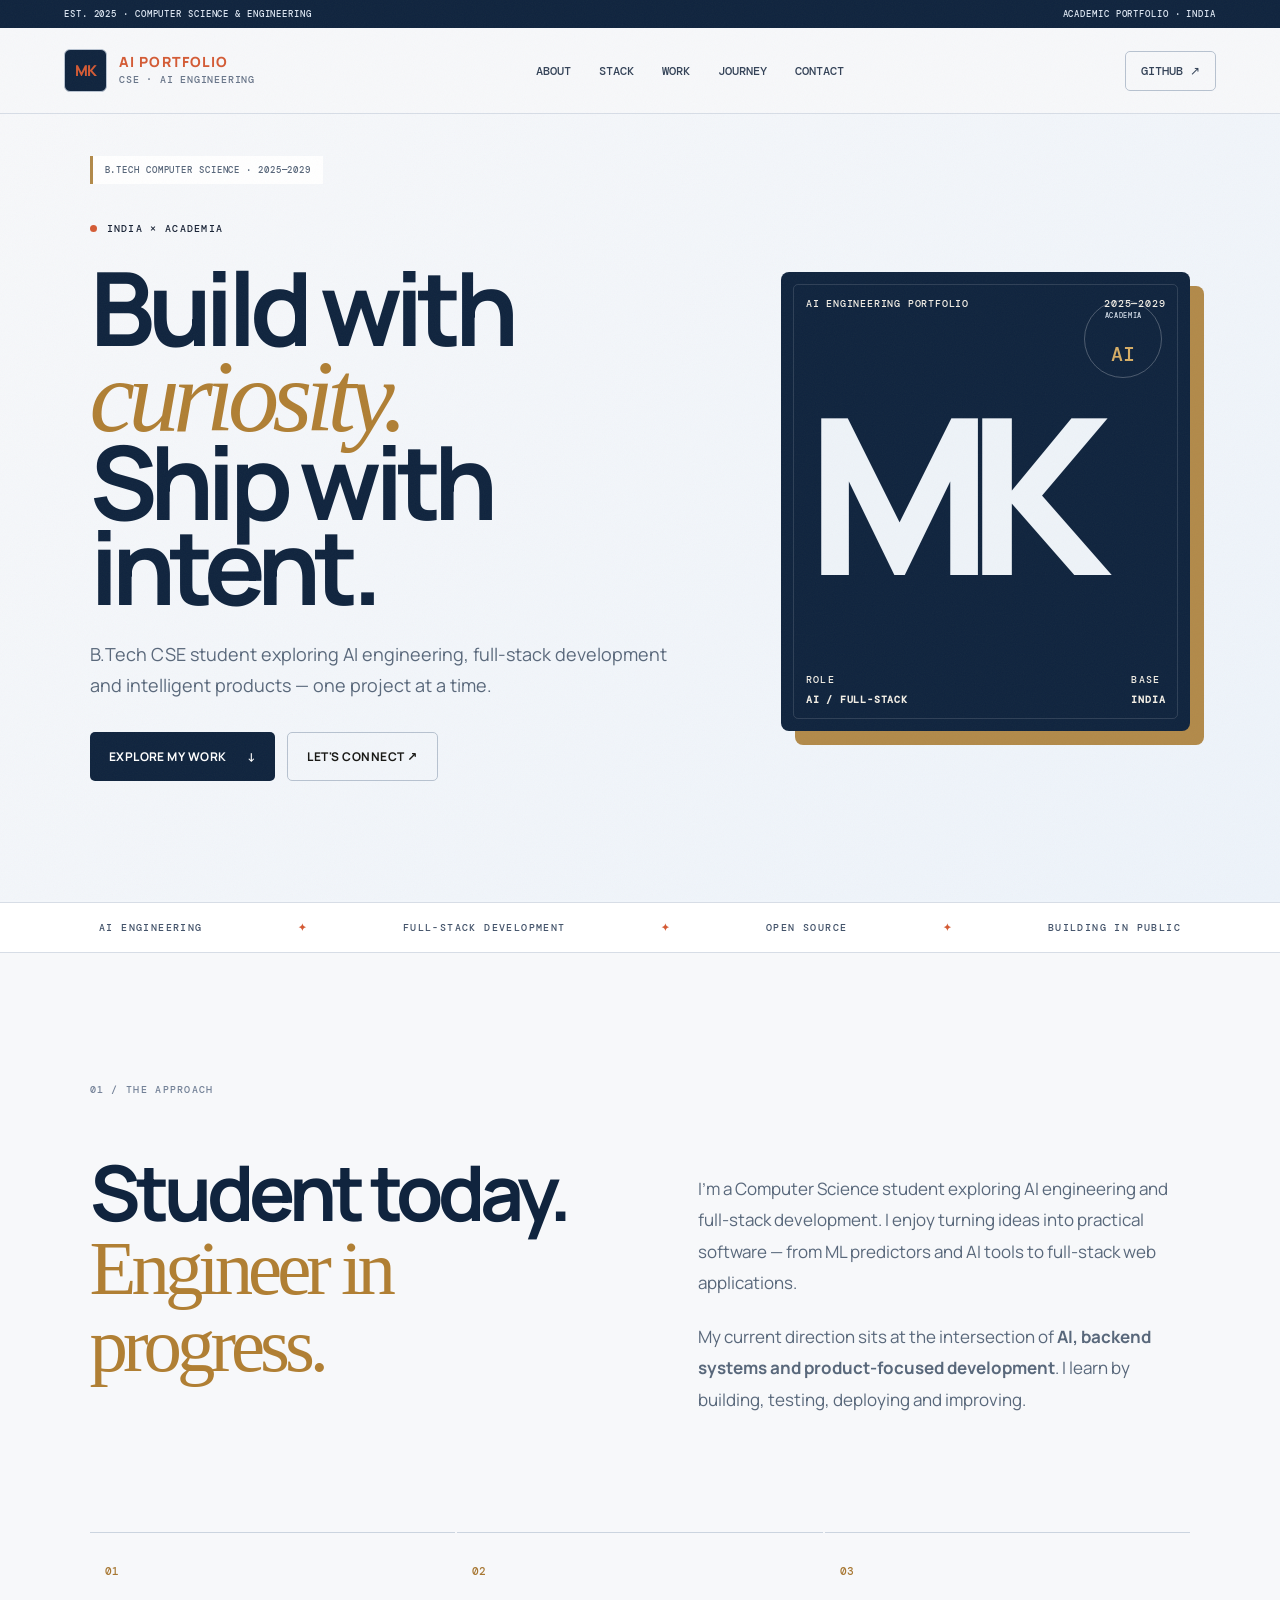
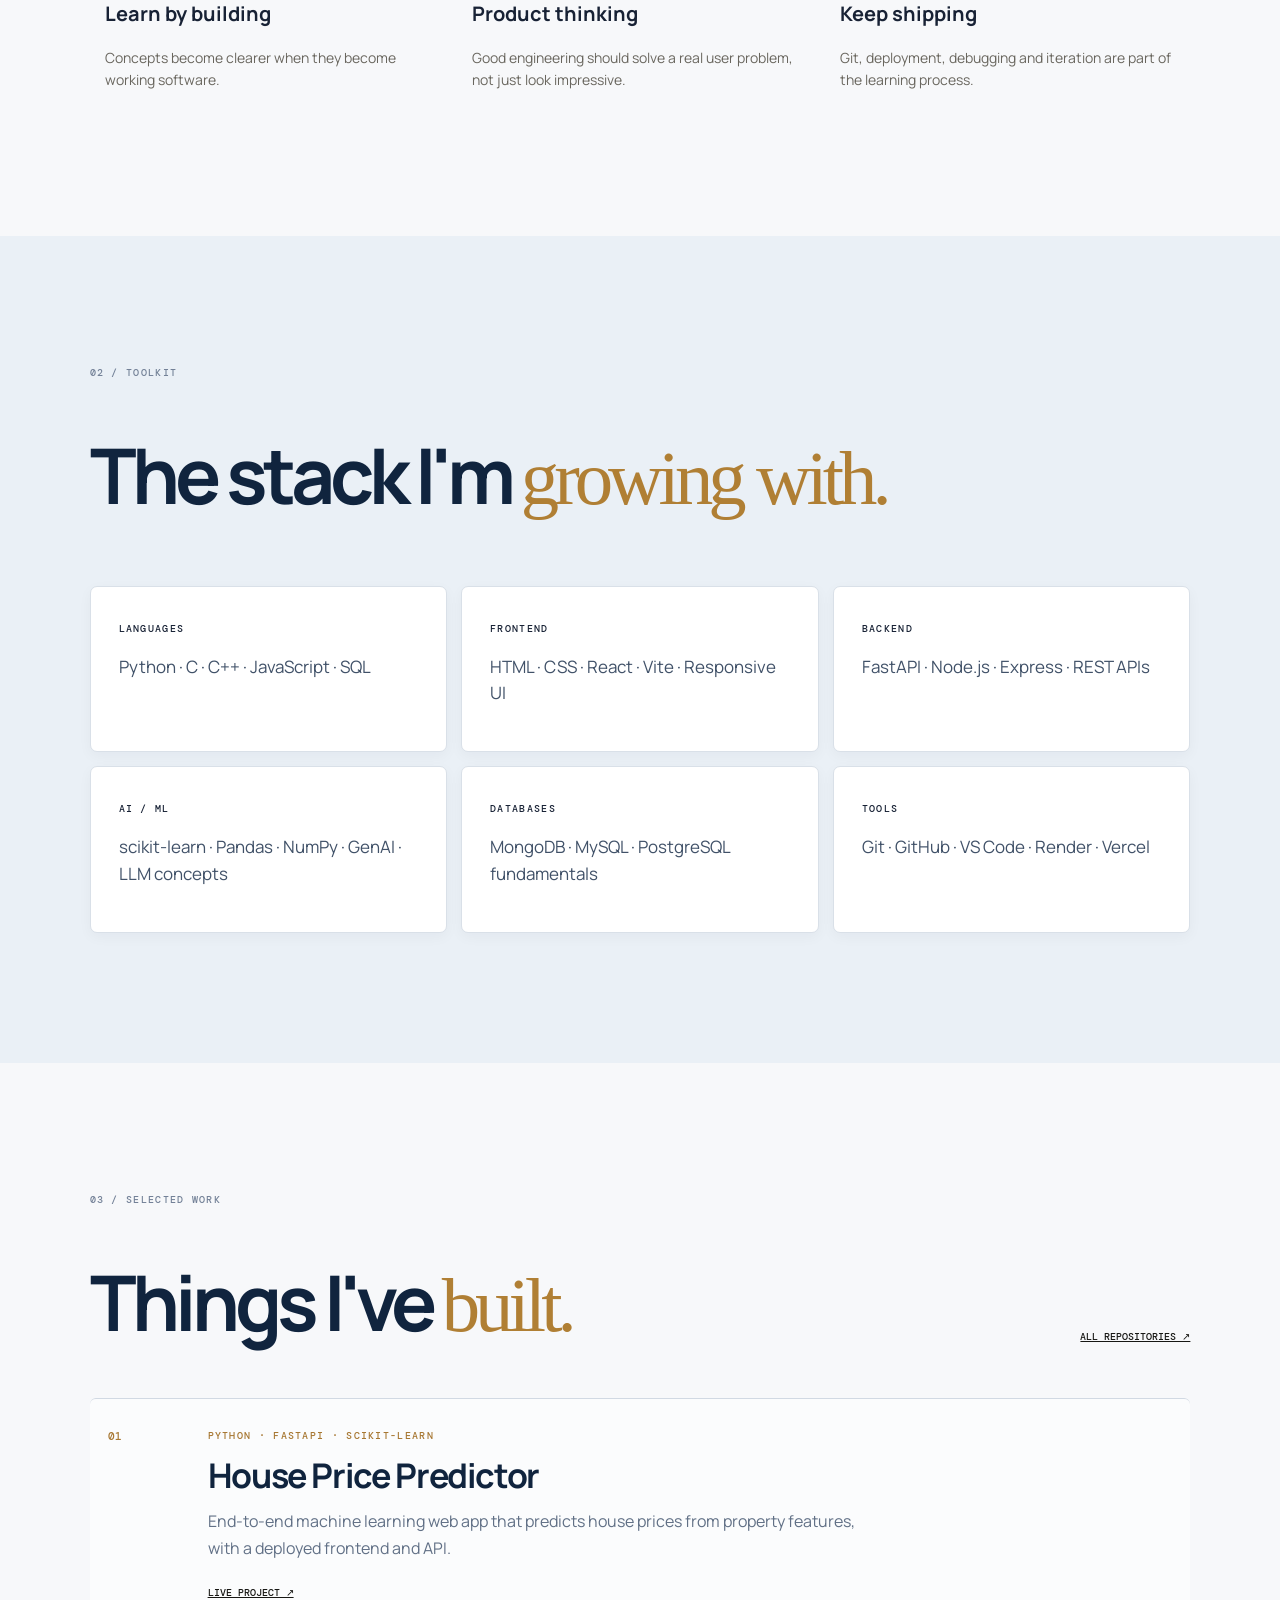
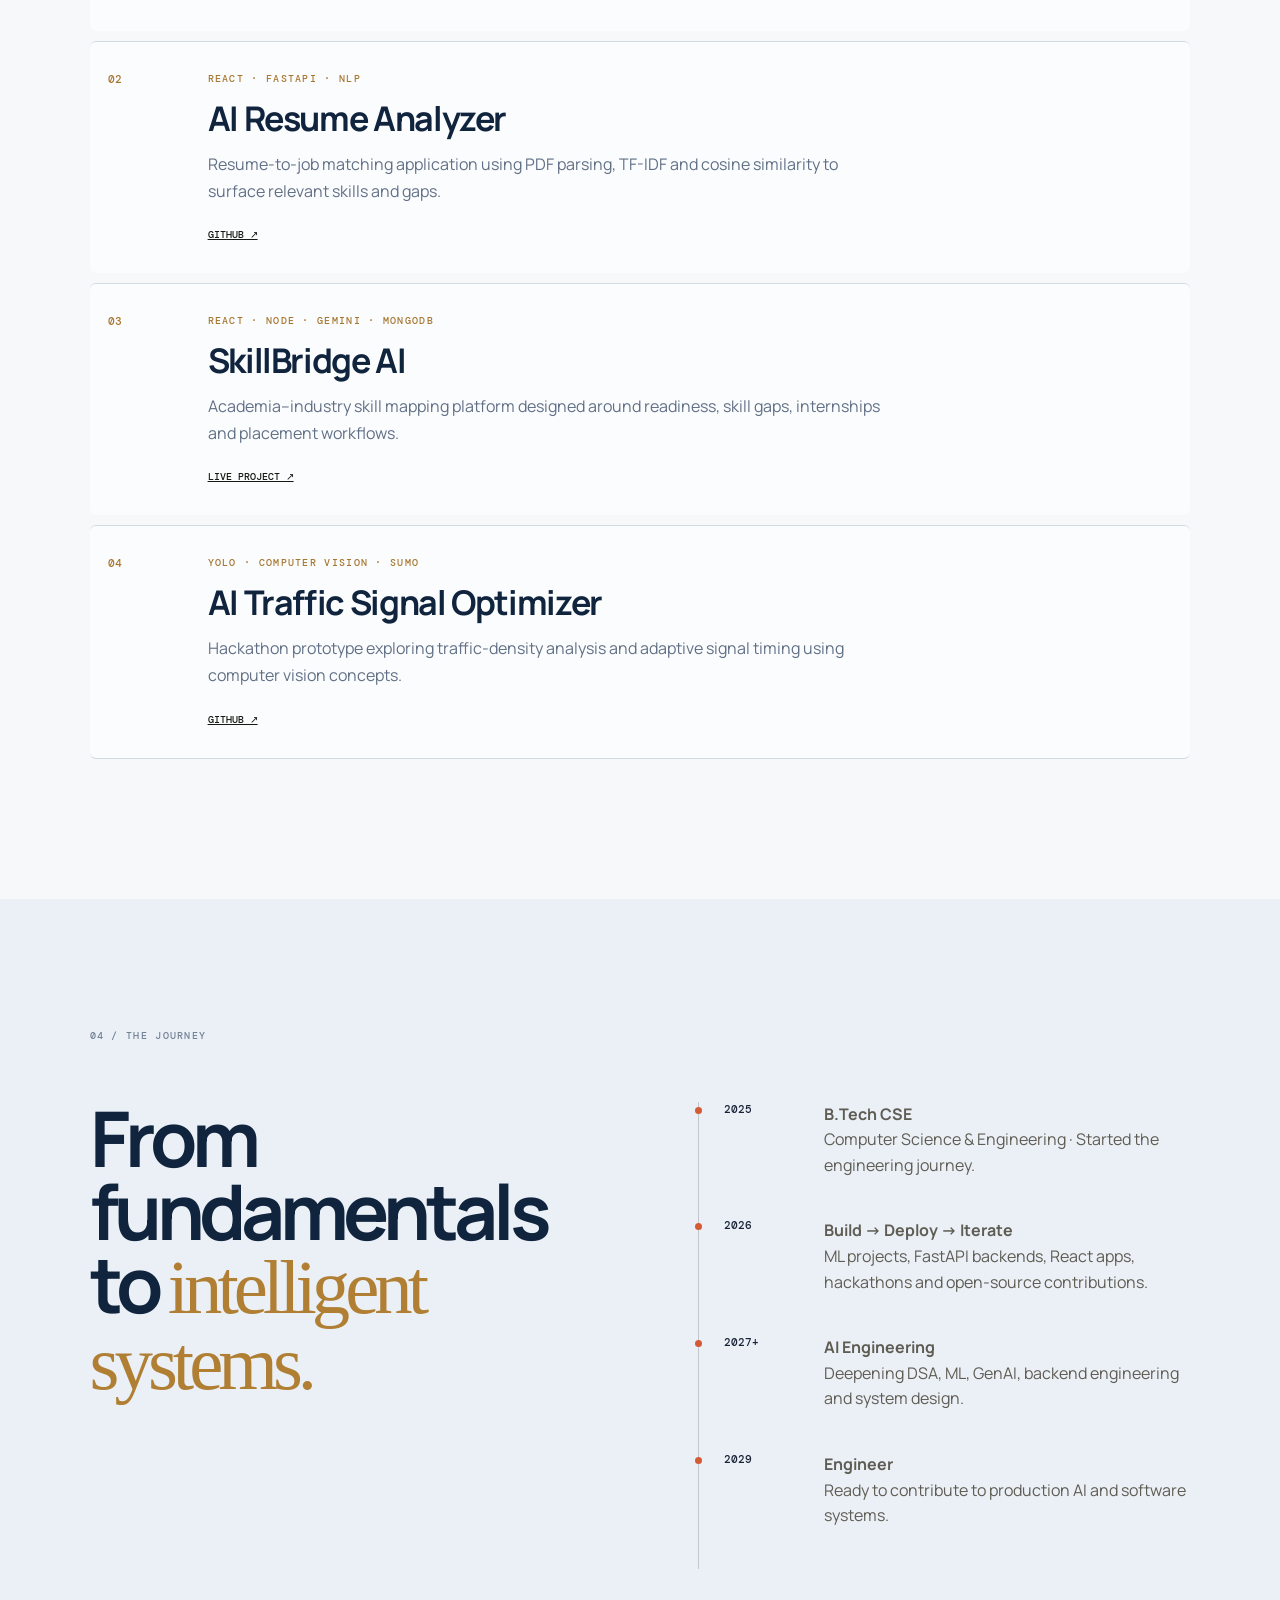
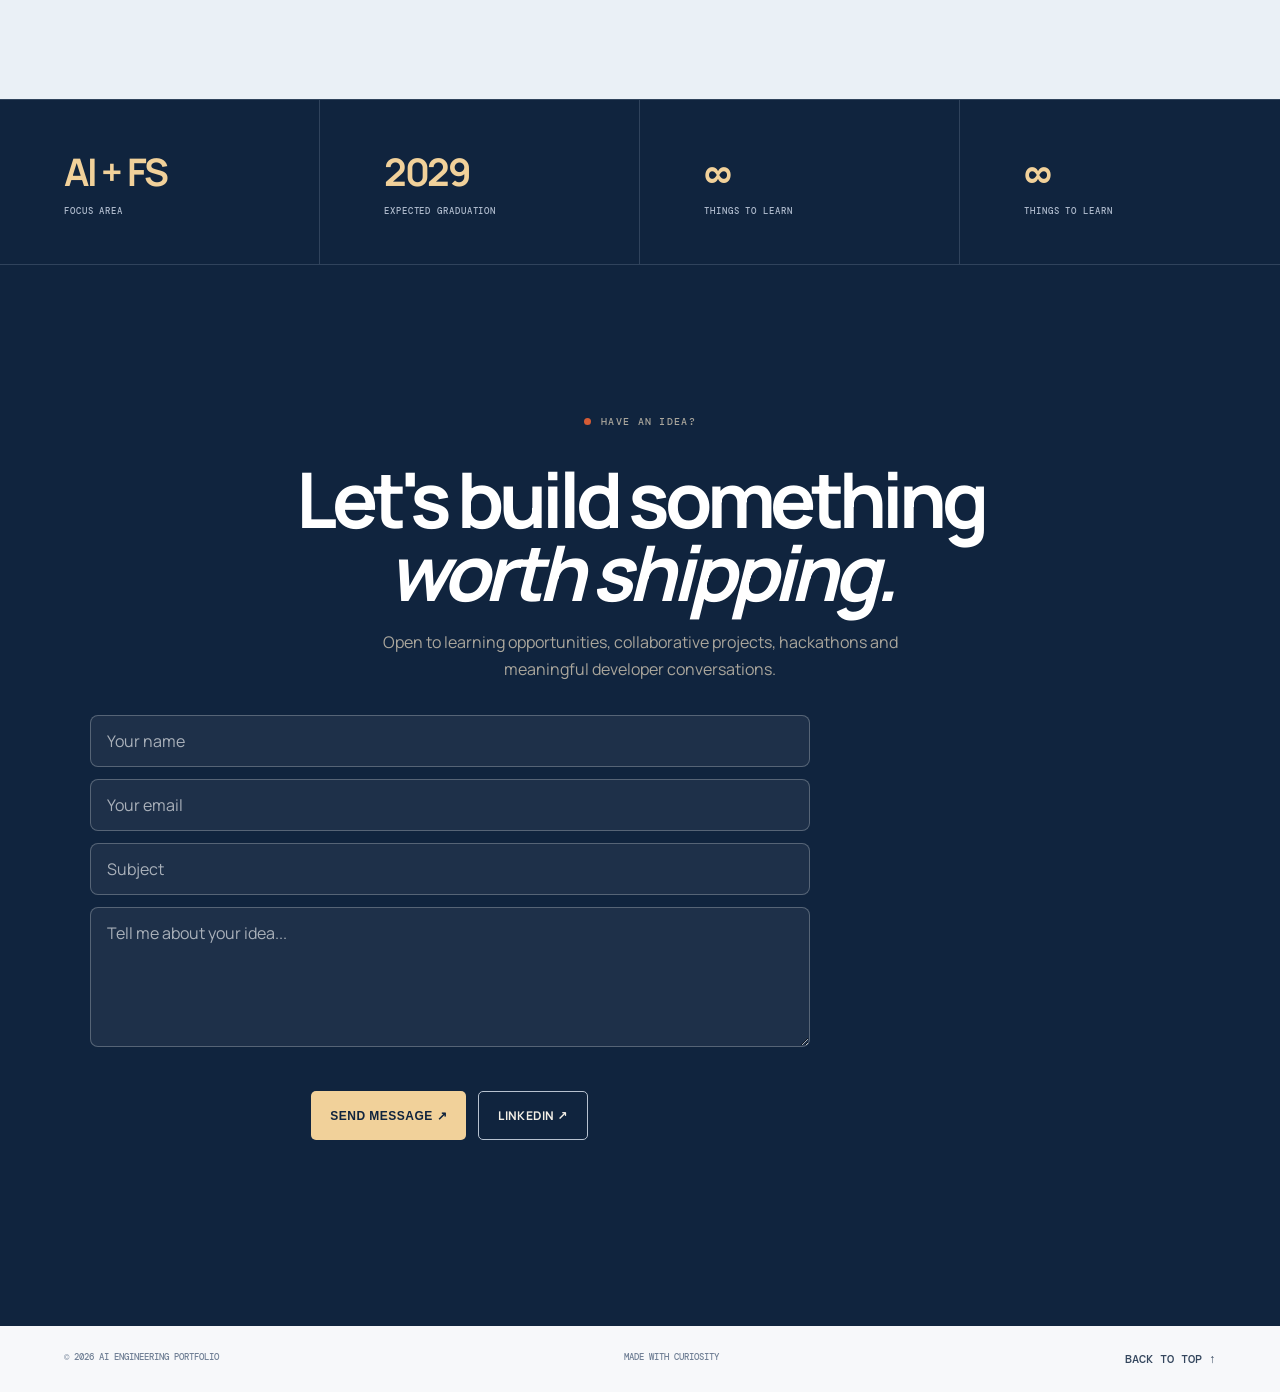
<file: index.html>
<!DOCTYPE html>
<html lang="en">
<head>
<meta charset="UTF-8"><meta name="viewport" content="width=device-width, initial-scale=1.0">
<meta name="description" content="CSE student, aspiring AI Engineer and Full-Stack Developer.">
<title>AI • Full-Stack • Academia</title>
<link rel="preconnect" href="https://fonts.googleapis.com"><link rel="preconnect" href="https://fonts.gstatic.com" crossorigin>
<link href="https://fonts.googleapis.com/css2?family=DM+Mono:wght@400;500&family=Manrope:wght@400;500;600;700;800&display=swap" rel="stylesheet">
<link rel="stylesheet" href="style.css">
</head>
<body class="institutional">
<div class="noise"></div>
<div class="topbar"><span>EST. 2025 · COMPUTER SCIENCE & ENGINEERING</span><span>ACADEMIC PORTFOLIO · INDIA</span></div><header class="nav"><a class="brand" href="#top"><span class="crest">MK</span><span class="brand-text">AI PORTFOLIO<br><small>CSE · AI ENGINEERING</small></span></a><nav><a href="#about">About</a><a href="#stack">Stack</a><a href="#work">Work</a><a href="#journey">Journey</a><a href="#contact">Contact</a></nav><a class="nav-cta" href="https://github.com/mehulikhanra904-prog" target="_blank">GitHub ↗</a></header>
<main id="top">
<section class="hero"><div class="hero-badge">B.TECH COMPUTER SCIENCE · 2025—2029</div><div class="hero-copy"><div class="eyebrow"><span class="dot"></span> INDIA × ACADEMIA</div><h1>Build with<br><em>curiosity.</em><br>Ship with intent.</h1><p class="lead">B.Tech CSE student exploring AI engineering, full-stack development and intelligent products — one project at a time.</p><div class="actions"><a class="button primary" href="#work">Explore my work <span>↓</span></a><a class="button ghost" href="#contact">Let's connect ↗</a></div></div><div class="hero-card"><div class="seal">ACADEMIA<br><span>AI</span></div><div class="card-top"><span>AI ENGINEERING PORTFOLIO</span><span>2025—2029</span></div><div class="monogram">MK</div><div class="card-bottom"><div><small>ROLE</small><strong>AI / FULL-STACK</strong></div><div><small>BASE</small><strong>INDIA</strong></div></div></div></section>
<section class="ticker"><span>AI ENGINEERING</span><b>✦</b><span>FULL-STACK DEVELOPMENT</span><b>✦</b><span>OPEN SOURCE</span><b>✦</b><span>BUILDING IN PUBLIC</span></section>
<section class="section" id="about"><div class="section-label">01 / THE APPROACH</div><div class="two-col"><div><h2>Student today.<br><span>Engineer in progress.</span></h2></div><div class="copy"><p>I’m a Computer Science student exploring AI engineering and full-stack development. I enjoy turning ideas into practical software — from ML predictors and AI tools to full-stack web applications.</p><p>My current direction sits at the intersection of <strong>AI, backend systems and product-focused development</strong>. I learn by building, testing, deploying and improving.</p></div></div><div class="principles"><article><span>01</span><h3>Learn by building</h3><p>Concepts become clearer when they become working software.</p></article><article><span>02</span><h3>Product thinking</h3><p>Good engineering should solve a real user problem, not just look impressive.</p></article><article><span>03</span><h3>Keep shipping</h3><p>Git, deployment, debugging and iteration are part of the learning process.</p></article></div></section>
<section class="section alt" id="stack"><div class="section-label">02 / TOOLKIT</div><h2>The stack I'm <span>growing with.</span></h2><div class="stack-grid"><div><small>LANGUAGES</small><p>Python · C · C++ · JavaScript · SQL</p></div><div><small>FRONTEND</small><p>HTML · CSS · React · Vite · Responsive UI</p></div><div><small>BACKEND</small><p>FastAPI · Node.js · Express · REST APIs</p></div><div><small>AI / ML</small><p>scikit-learn · Pandas · NumPy · GenAI · LLM concepts</p></div><div><small>DATABASES</small><p>MongoDB · MySQL · PostgreSQL fundamentals</p></div><div><small>TOOLS</small><p>Git · GitHub · VS Code · Render · Vercel</p></div></div></section>
<section class="section" id="work"><div class="section-label">03 / SELECTED WORK</div><div class="section-heading"><h2>Things I've <span>built.</span></h2><a href="https://github.com/mehulikhanra904-prog?tab=repositories" target="_blank">All repositories ↗</a></div><div class="projects">
<article class="project"><div class="project-no">01</div><div><div class="tags">PYTHON · FASTAPI · SCIKIT-LEARN</div><h3>House Price Predictor</h3><p>End-to-end machine learning web app that predicts house prices from property features, with a deployed frontend and API.</p><a href="https://house-price-predictor-4fsg.vercel.app/" target="_blank">Live project ↗</a></div></article>
<article class="project"><div class="project-no">02</div><div><div class="tags">REACT · FASTAPI · NLP</div><h3>AI Resume Analyzer</h3><p>Resume-to-job matching application using PDF parsing, TF-IDF and cosine similarity to surface relevant skills and gaps.</p><a href="https://github.com/mehulikhanra904-prog/AI-RESUME-ANALYZER" target="_blank">GitHub ↗</a></div></article>
<article class="project"><div class="project-no">03</div><div><div class="tags">REACT · NODE · GEMINI · MONGODB</div><h3>SkillBridge AI</h3><p>Academia–industry skill mapping platform designed around readiness, skill gaps, internships and placement workflows.</p><a href="https://sih-26044-skillbridge-ai-gold.vercel.app/" target="_blank">Live project ↗</a></div></article>
<article class="project"><div class="project-no">04</div><div><div class="tags">YOLO · COMPUTER VISION · SUMO</div><h3>AI Traffic Signal Optimizer</h3><p>Hackathon prototype exploring traffic-density analysis and adaptive signal timing using computer vision concepts.</p><a href="https://github.com/mehulikhanra904-prog/AI-TRAFFIC-SIGNAL" target="_blank">GitHub ↗</a></div></article>
</div></section>
<section class="section alt" id="journey"><div class="section-label">04 / THE JOURNEY</div><div class="two-col"><h2>From fundamentals<br>to <span>intelligent systems.</span></h2><div class="timeline"><div><b>2025</b><p><strong>B.Tech CSE</strong><br>Computer Science & Engineering · Started the engineering journey.</p></div><div><b>2026</b><p><strong>Build → Deploy → Iterate</strong><br>ML projects, FastAPI backends, React apps, hackathons and open-source contributions.</p></div><div><b>2027+</b><p><strong>AI Engineering</strong><br>Deepening DSA, ML, GenAI, backend engineering and system design.</p></div><div><b>2029</b><p><strong>Engineer</strong><br>Ready to contribute to production AI and software systems.</p></div></div></div></section>
<section class="stats"><div><strong>AI + FS</strong><span>FOCUS AREA</span></div><div><strong>2029</strong><span>EXPECTED GRADUATION</span></div><div><strong>∞</strong><span>THINGS TO LEARN</span></div><div><strong>∞</strong><span>THINGS TO LEARN</span></div></section>
<section class="contact" id="contact"><div class="eyebrow"><span class="dot"></span> HAVE AN IDEA?</div><h2>Let's build something<br><em>worth shipping.</em></h2><p>Open to learning opportunities, collaborative projects, hackathons and meaningful developer conversations.</p><form id="contact-form" class="contact-form"><input name="name" placeholder="Your name" minlength="2" maxlength="80" required><input name="email" type="email" placeholder="Your email" required><input name="subject" placeholder="Subject" minlength="2" maxlength="120" required><textarea name="message" placeholder="Tell me about your idea..." minlength="10" maxlength="2000" required></textarea><div class="actions"><button class="button primary" type="submit">Send message ↗</button><a class="button ghost" href="https://www.linkedin.com/" target="_blank">LinkedIn ↗</a></div><p id="form-status" class="form-status" aria-live="polite"></p></form></section>
</main><footer><span>© 2026 AI Engineering Portfolio</span><span>Made with curiosity</span><a href="#top">Back to top ↑</a></footer><script src="script.js"></script>
</body></html>
</file>
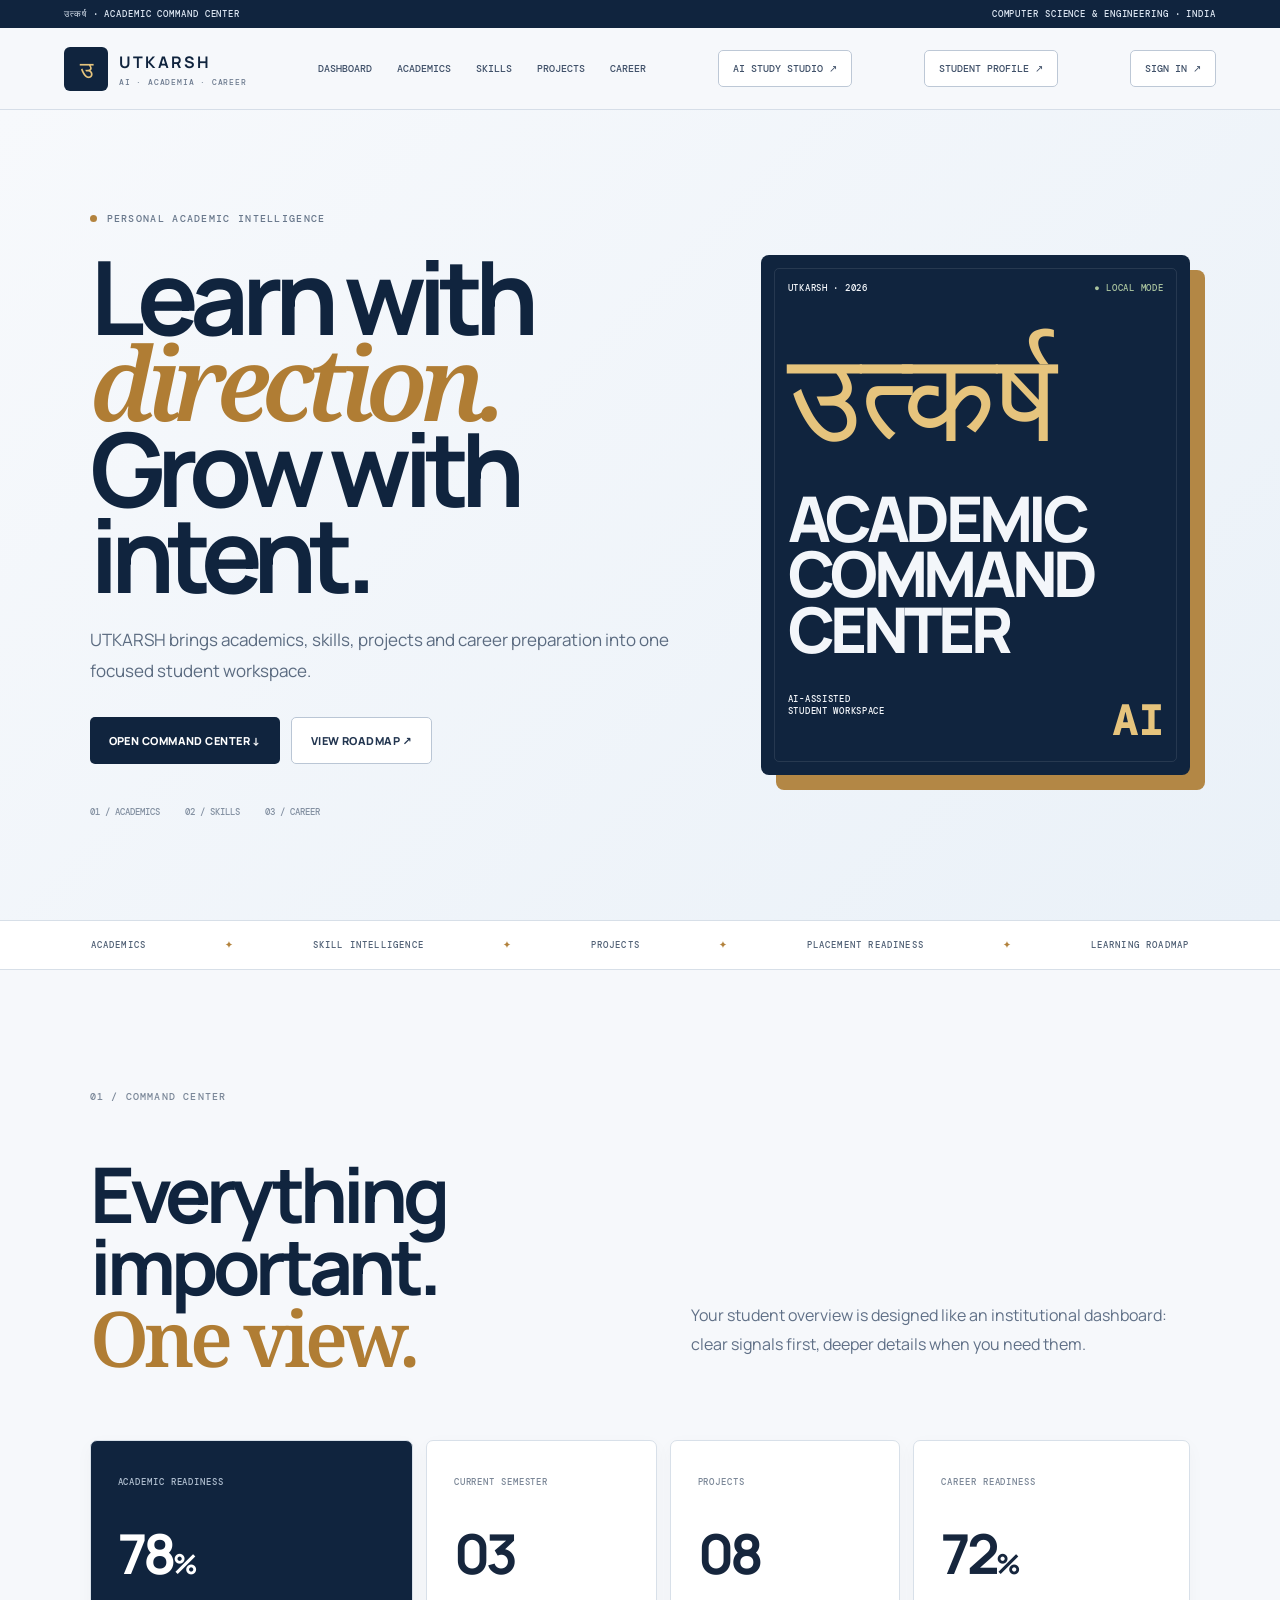
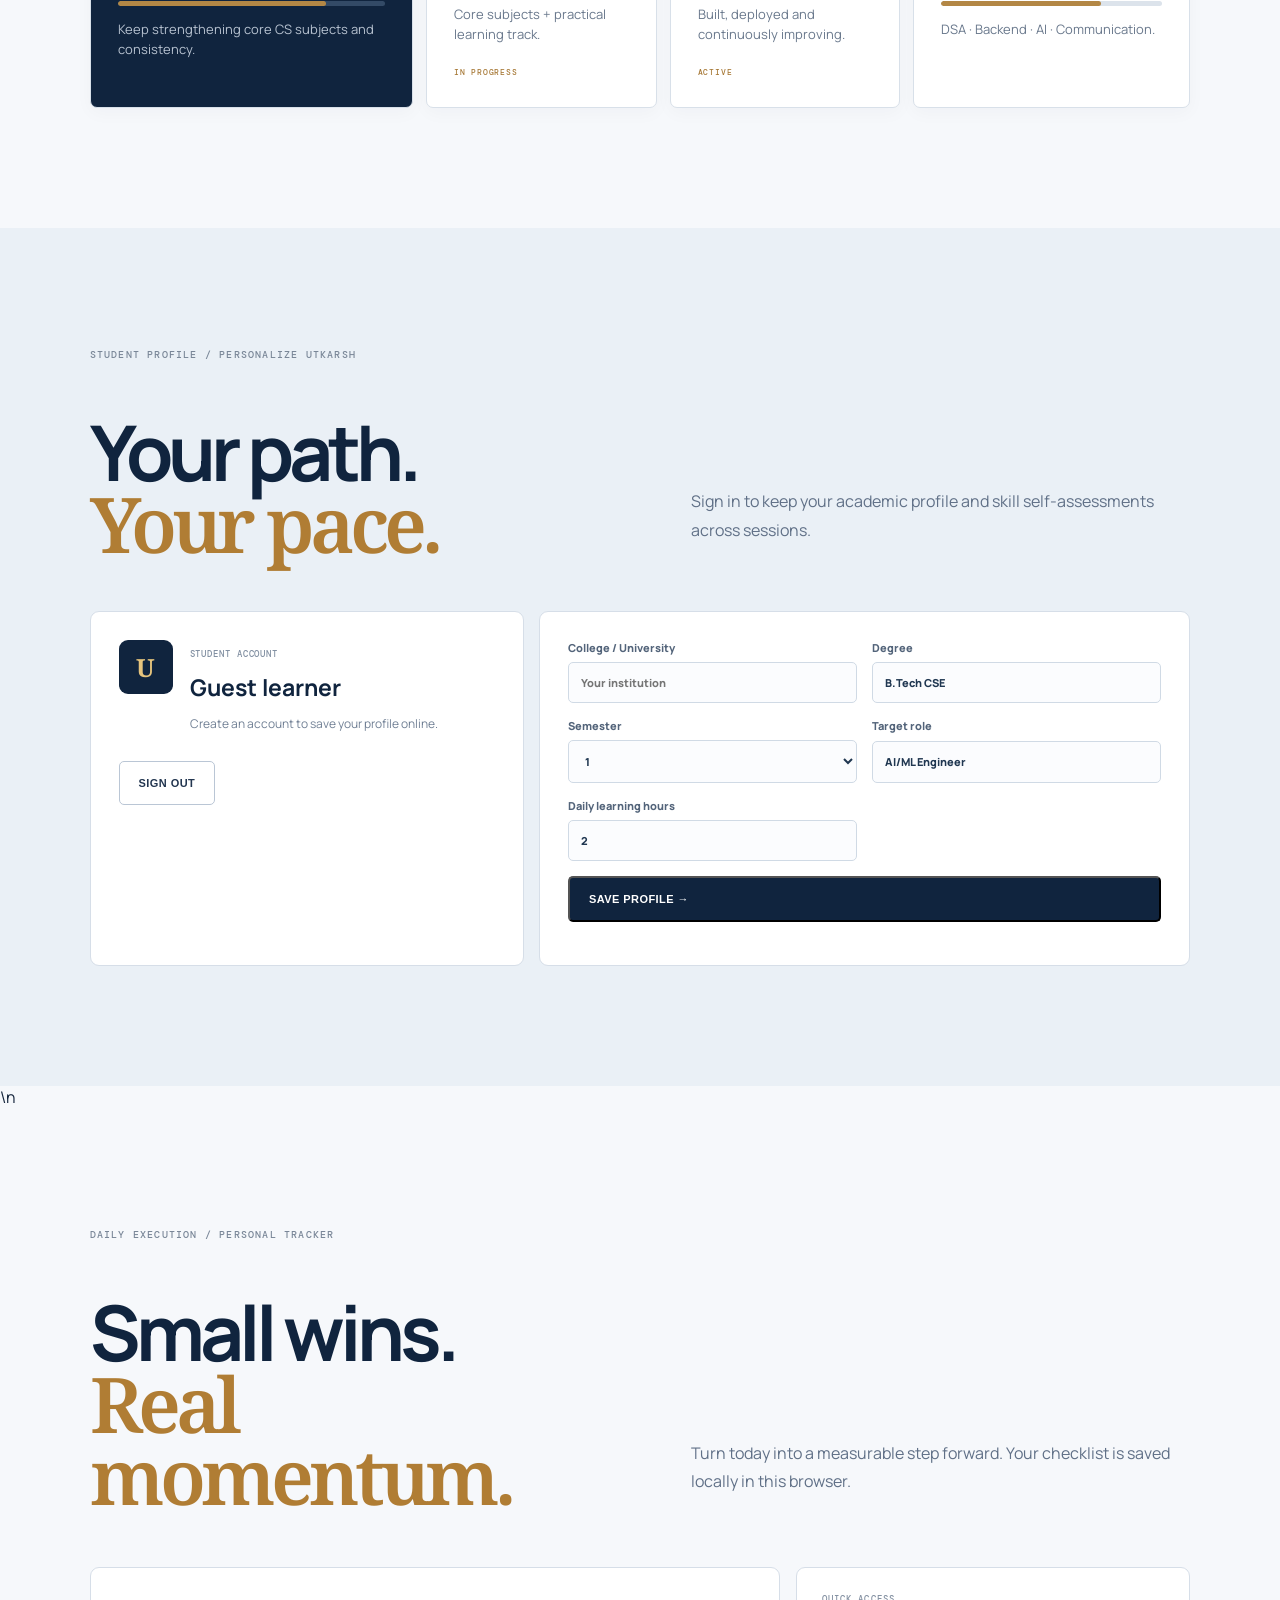
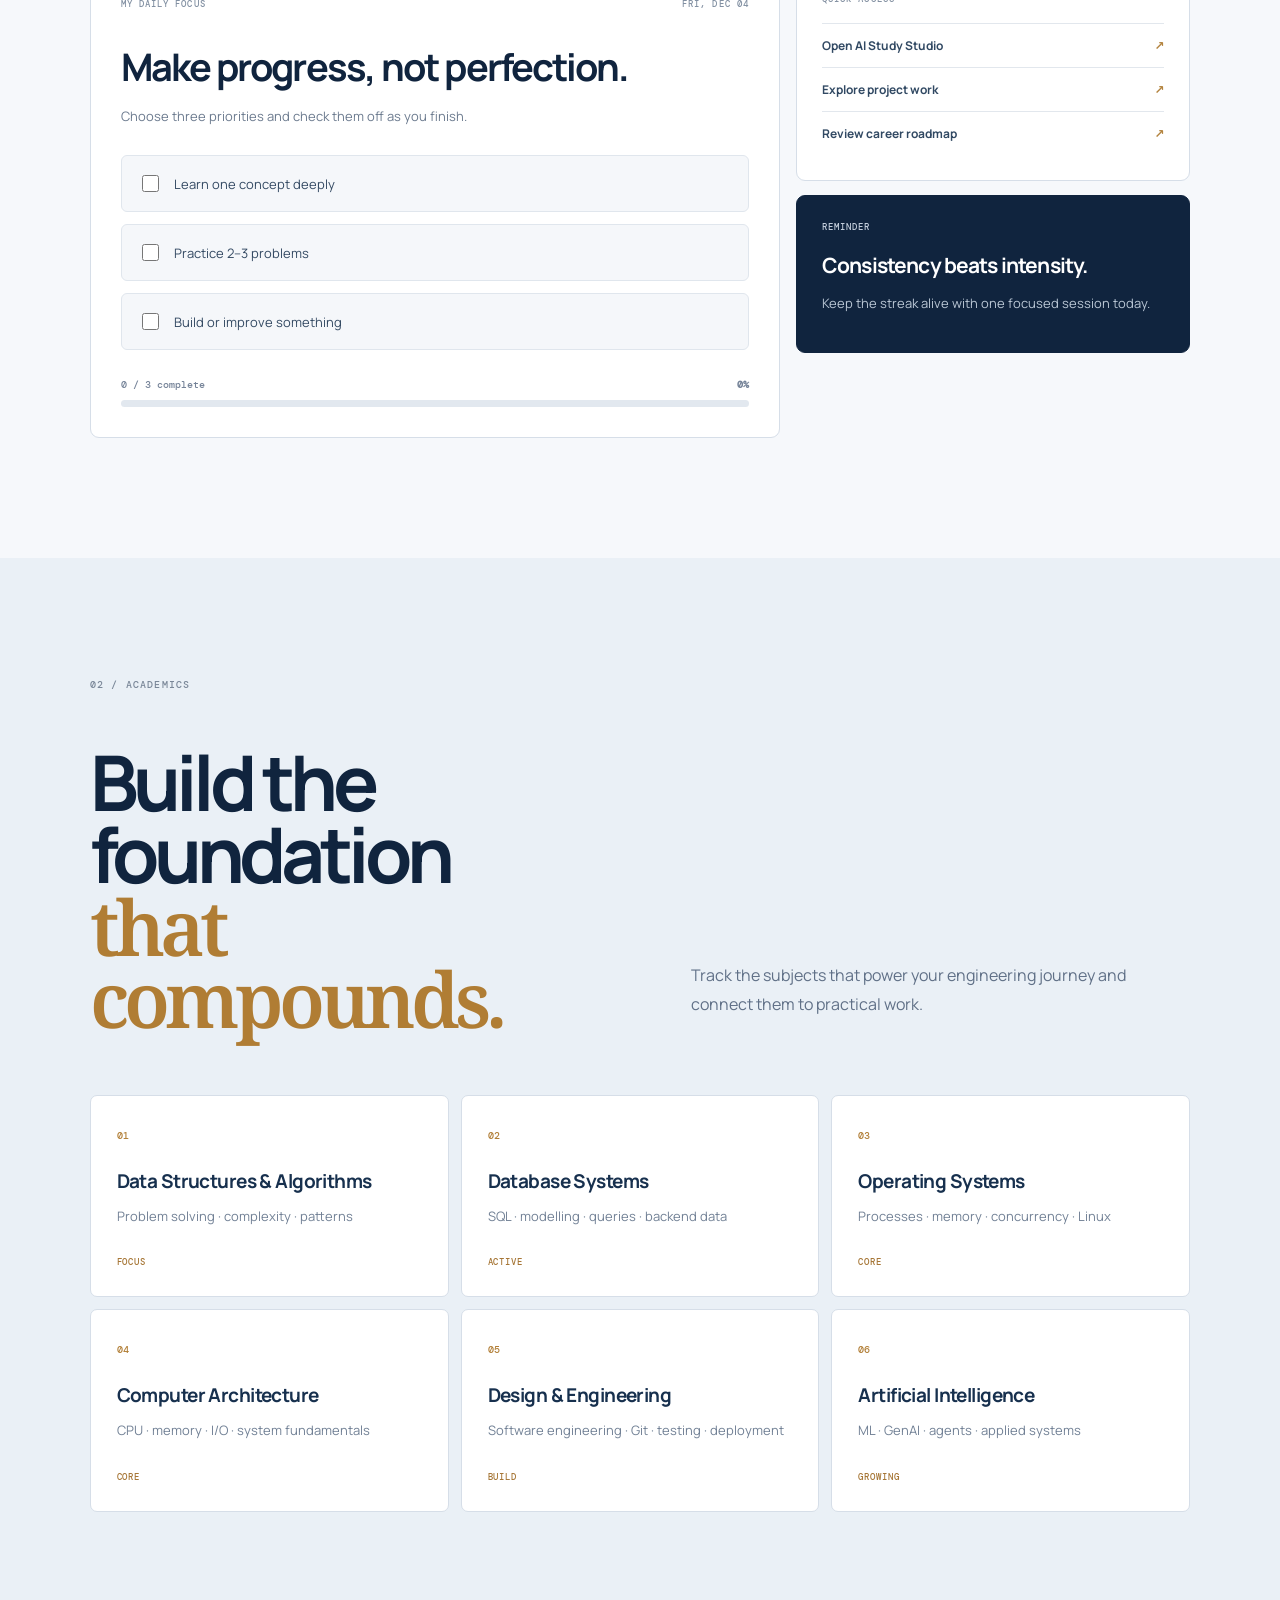
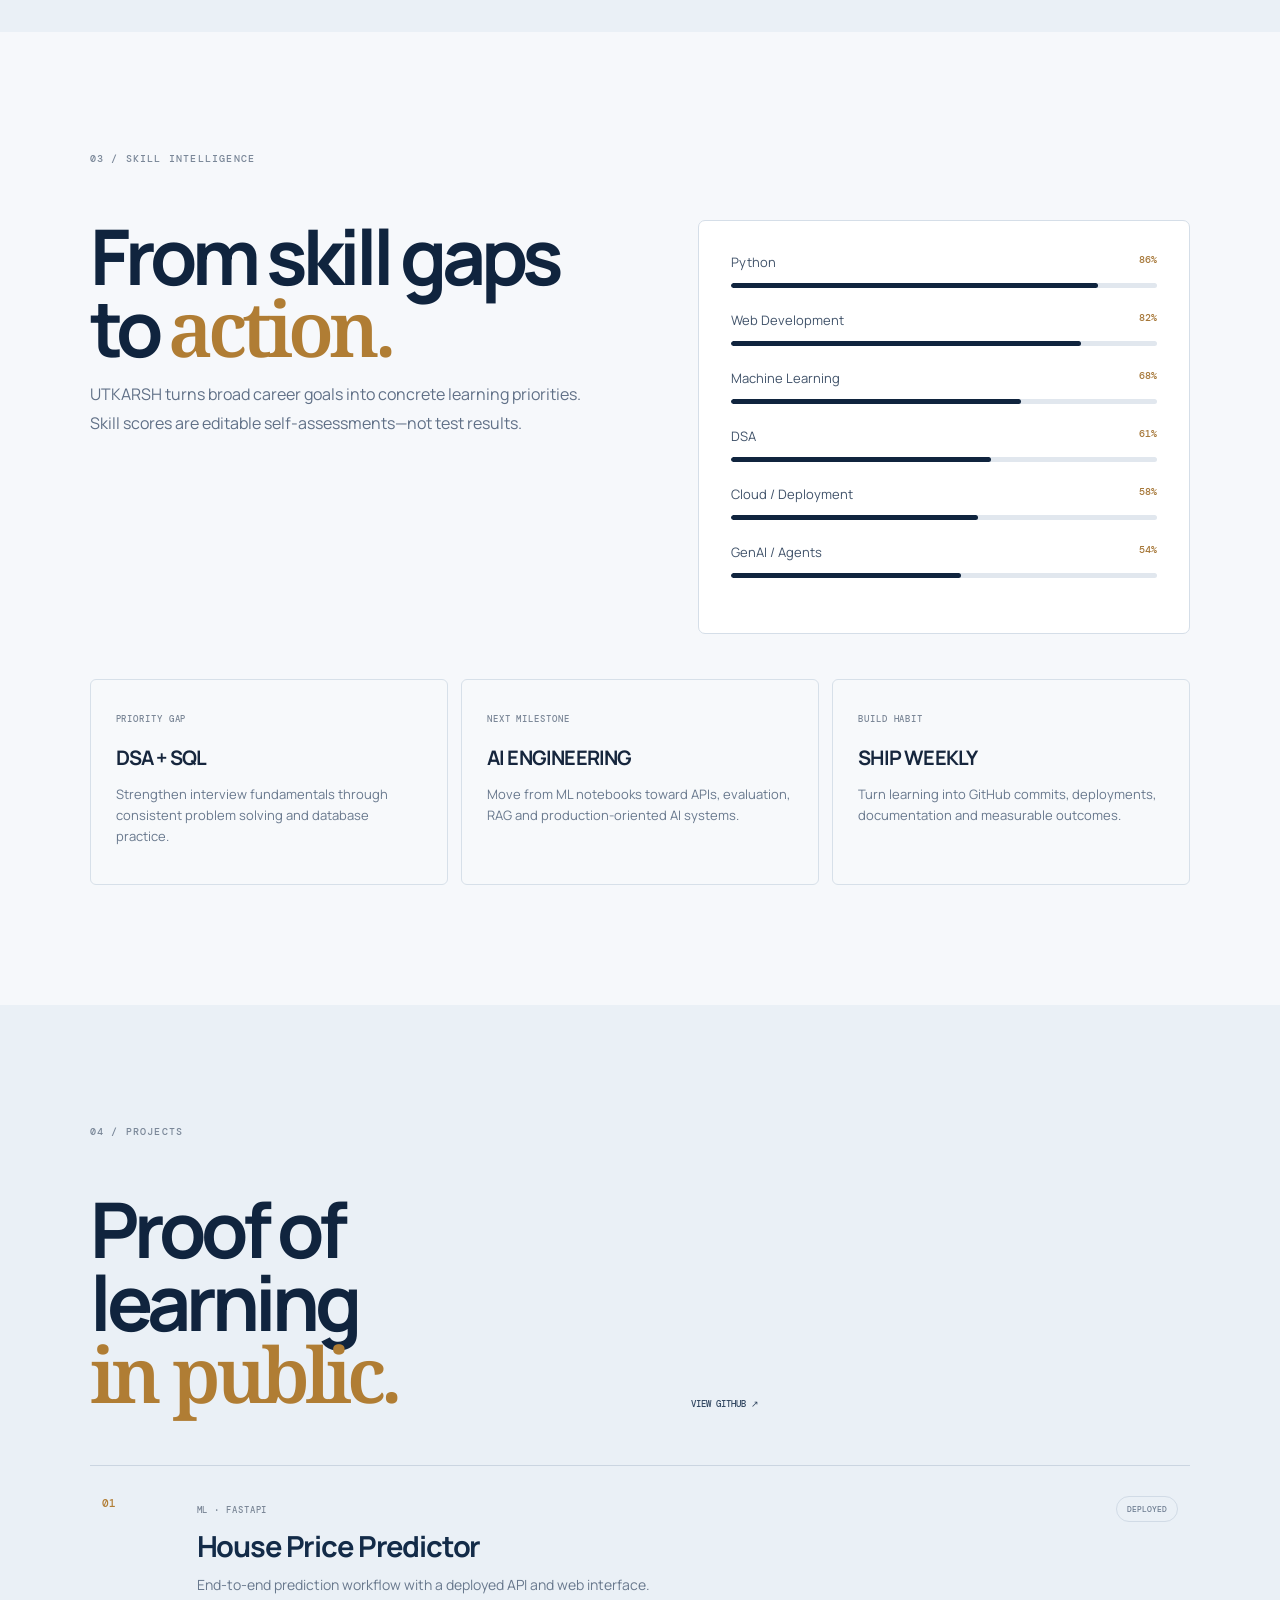
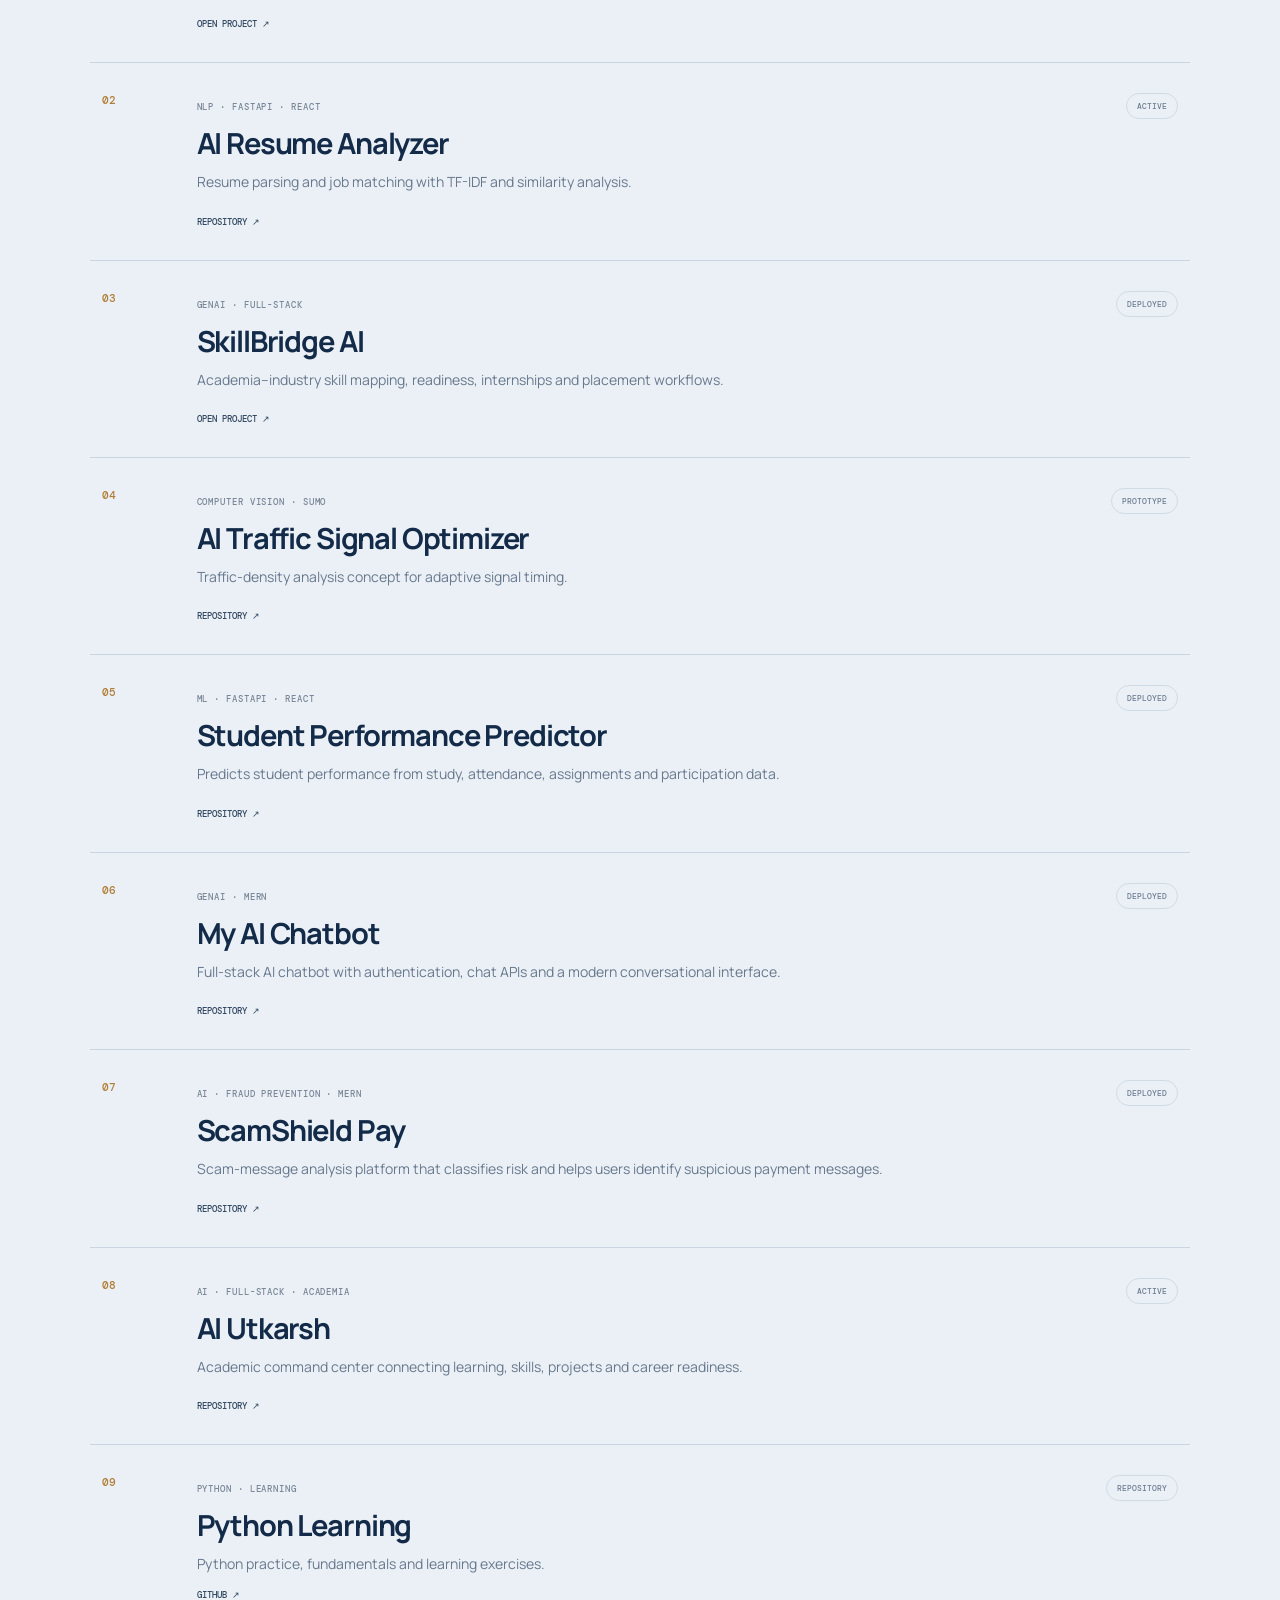
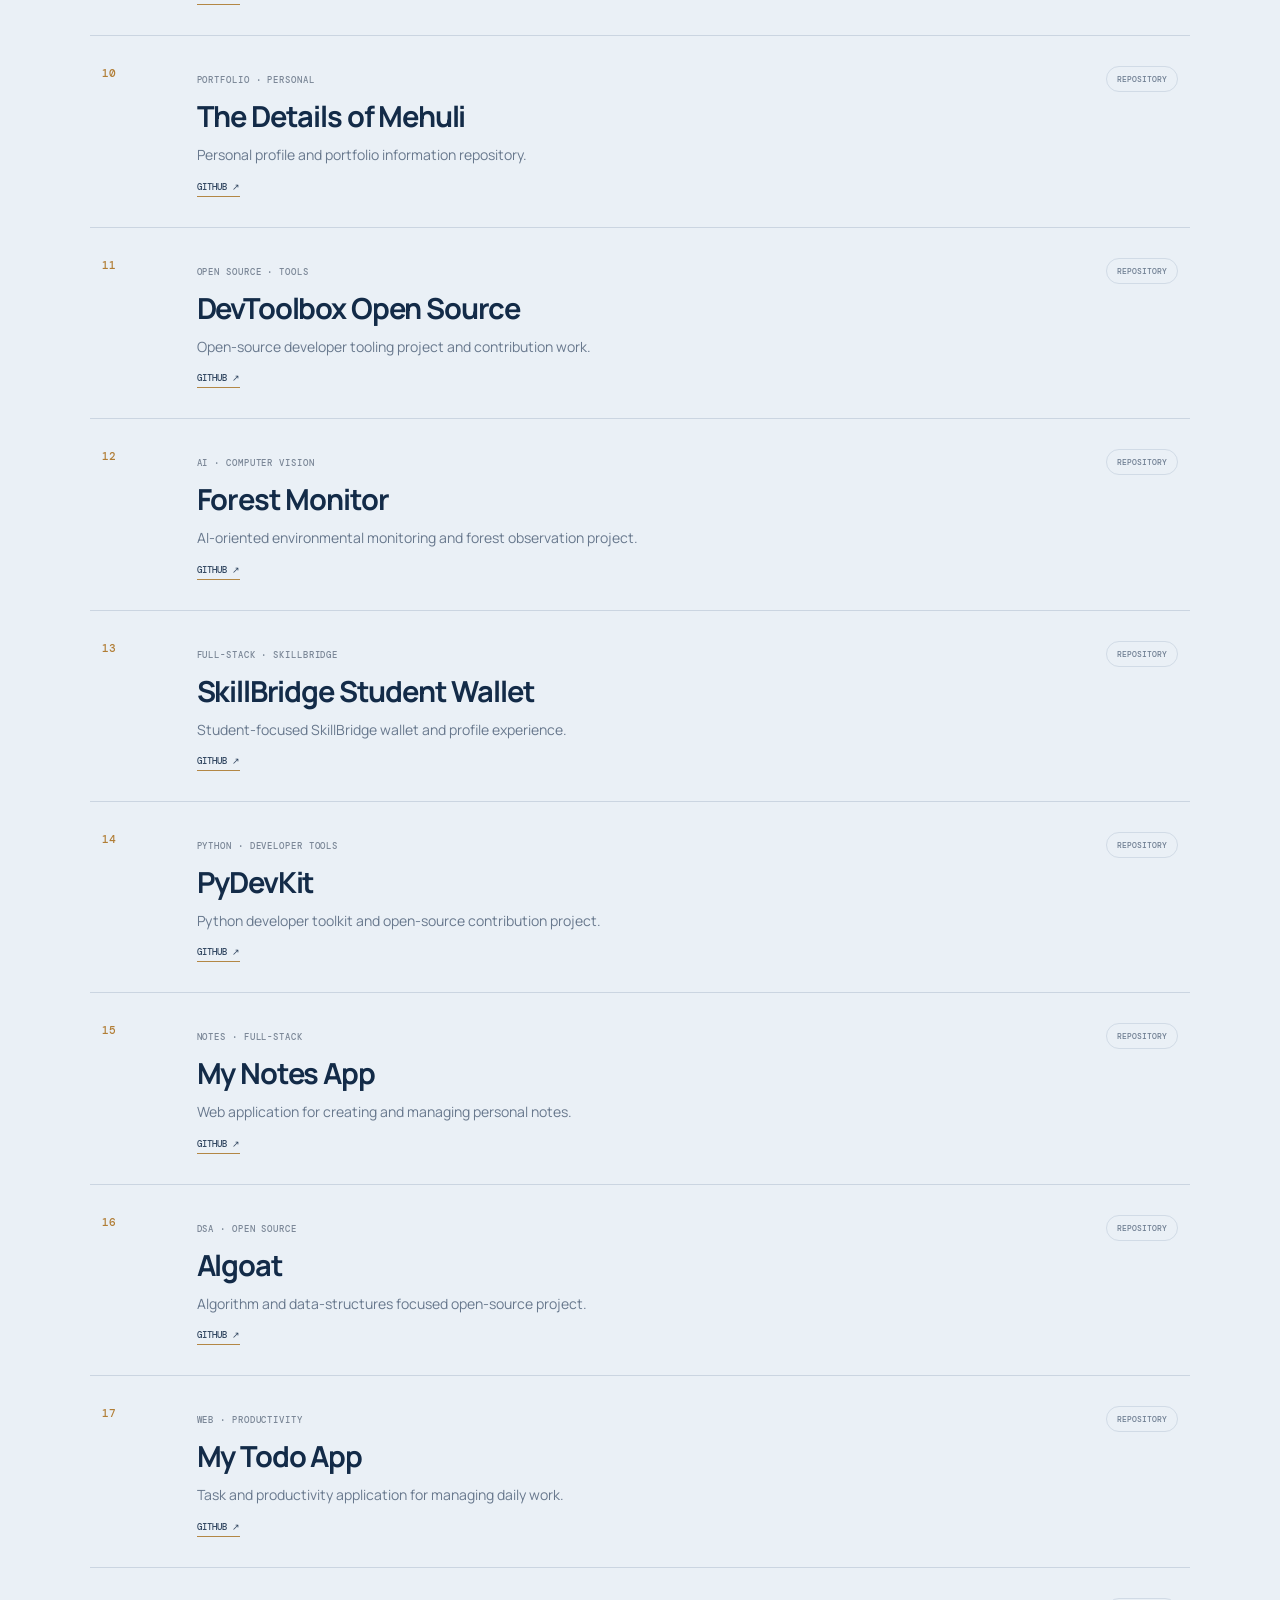
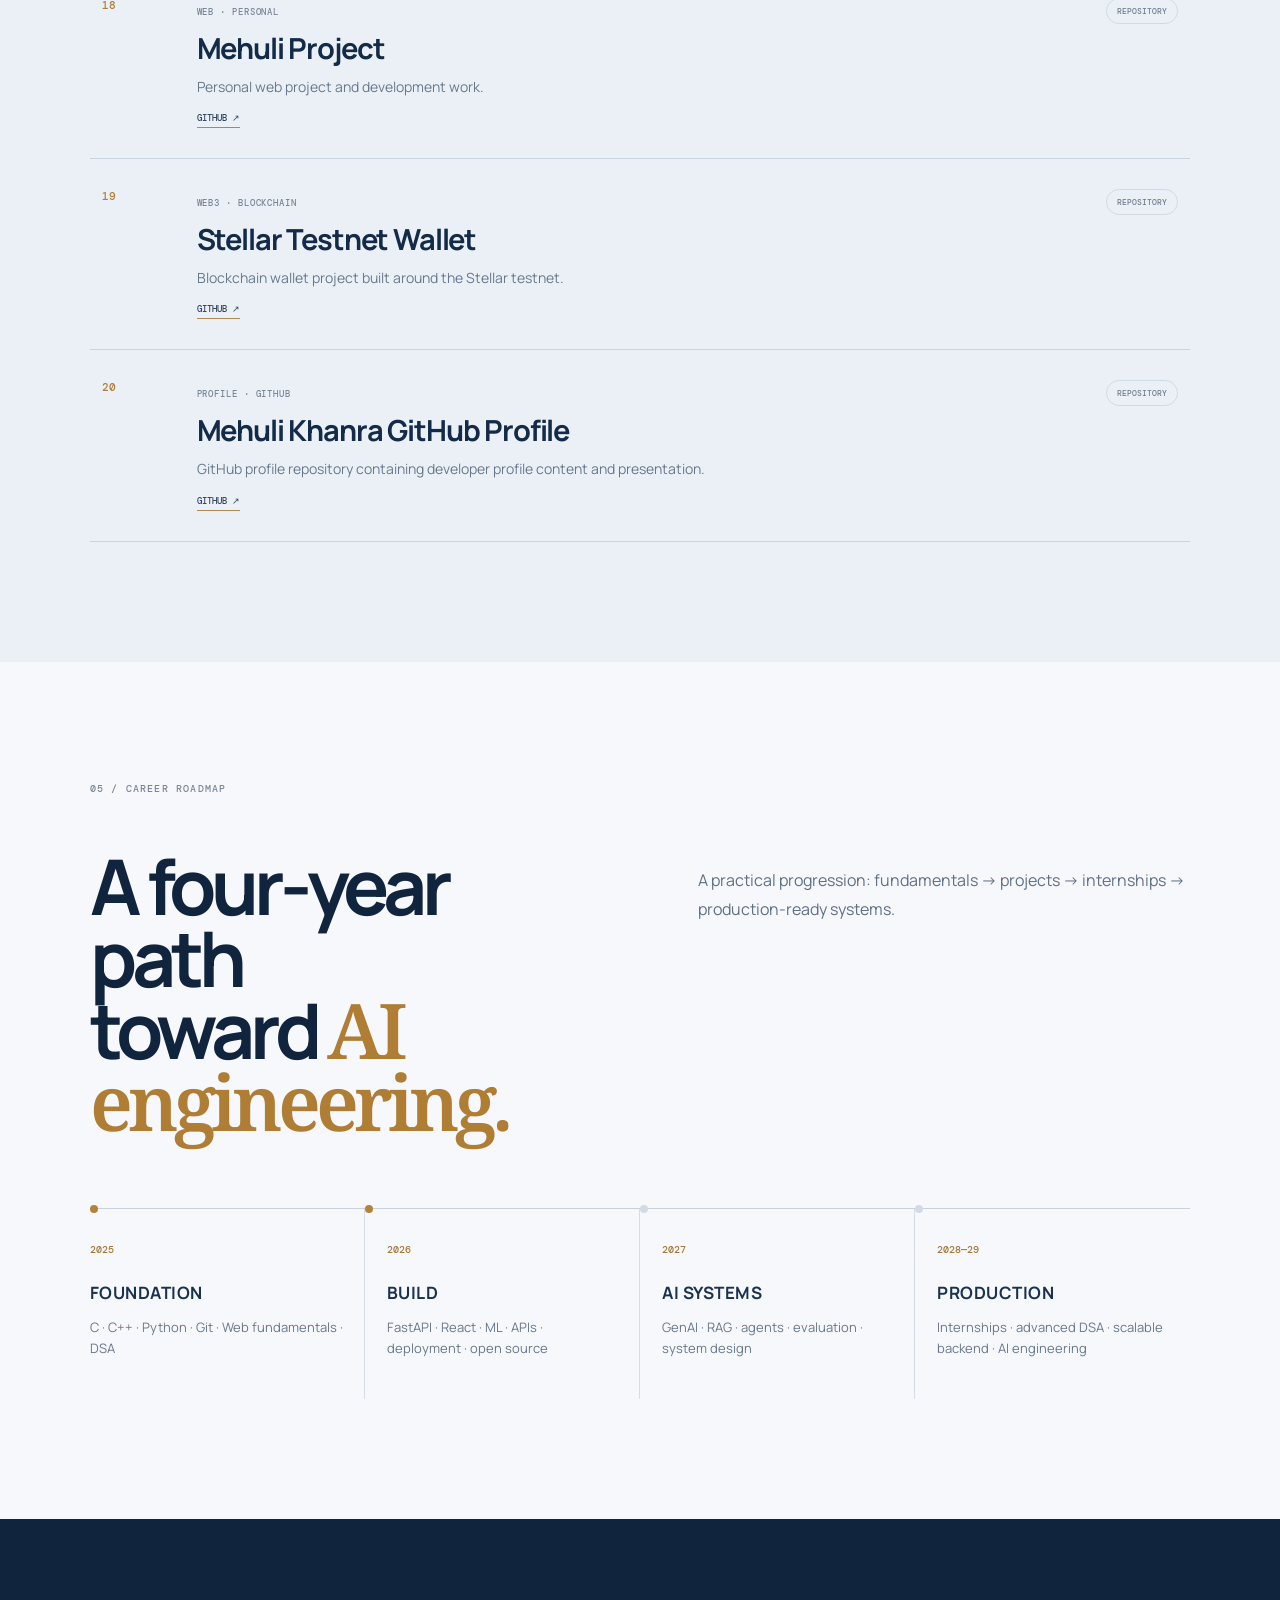
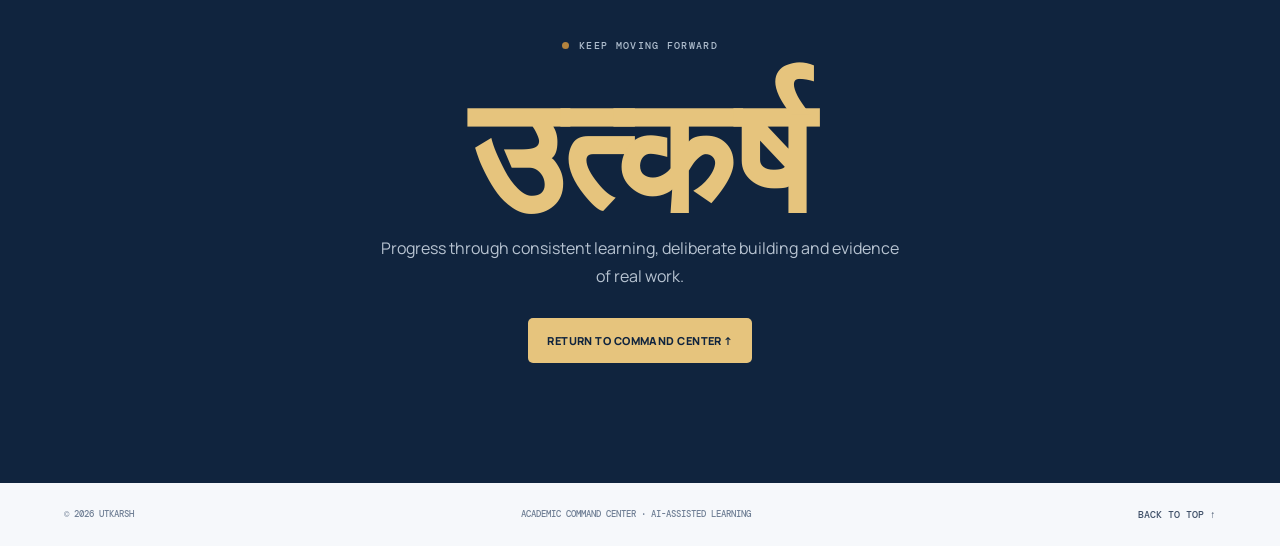
<file: frontend/index.html>
<!DOCTYPE html><html lang="en"><head><meta charset="UTF-8"><meta name="viewport" content="width=device-width,initial-scale=1.0"><meta name="description" content="UTKARSH — Academic Command Center for learning, skills, projects and career readiness."><title>UTKARSH · Academic Command Center</title><link rel="preconnect" href="https://fonts.googleapis.com"><link rel="preconnect" href="https://fonts.gstatic.com" crossorigin><link href="https://fonts.googleapis.com/css2?family=DM+Mono:wght@400;500&family=Manrope:wght@400;500;600;700;800&family=Noto+Serif:wght@500;600;700&display=swap" rel="stylesheet"><link rel="stylesheet" href="style.css"></head><body>
<div class="top-strip"><span>उत्कर्ष · ACADEMIC COMMAND CENTER</span><span>COMPUTER SCIENCE & ENGINEERING · INDIA</span></div>
<header class="nav"><a class="brand" href="#home"><span class="crest">उ</span><span><b>UTKARSH</b><small>AI · ACADEMIA · CAREER</small></span></a><nav><a href="#dashboard">Dashboard</a><a href="#academics">Academics</a><a href="#skills">Skills</a><a href="#projects">Projects</a><a href="#career">Career</a></nav><a class="nav-action" href="ai.html">AI Study Studio ↗</a><button class="nav-action" id="openProfile">Student Profile ↗</button><button class="nav-action" id="authOpen">Sign in ↗</button><button class="menu-toggle" id="menuToggle" aria-label="Toggle navigation" aria-expanded="false">☰</button></header>
<main id="home">
<section class="hero"><div class="hero-copy"><div class="eyebrow"><i></i> PERSONAL ACADEMIC INTELLIGENCE</div><h1>Learn with<br><em>direction.</em><br>Grow with intent.</h1><p>UTKARSH brings academics, skills, projects and career preparation into one focused student workspace.</p><div class="actions"><a class="btn primary" href="#dashboard">Open command center ↓</a><a class="btn light" href="#career">View roadmap ↗</a></div><div class="hero-meta"><span>01 / ACADEMICS</span><span>02 / SKILLS</span><span>03 / CAREER</span></div></div><div class="hero-card"><div class="card-line"><span>UTKARSH · 2026</span><span id="apiStatus">● SYSTEM READY</span></div><div class="sanskrit">उत्कर्ष</div><div class="card-title">ACADEMIC<br>COMMAND<br>CENTER</div><div class="card-bottom"><span>AI-ASSISTED<br>STUDENT WORKSPACE</span><strong>AI</strong></div></div></section>
<section class="marquee"><span>ACADEMICS</span><b>✦</b><span>SKILL INTELLIGENCE</span><b>✦</b><span>PROJECTS</span><b>✦</b><span>PLACEMENT READINESS</span><b>✦</b><span>LEARNING ROADMAP</span></section>
<section class="section" id="dashboard"><div class="section-label">01 / COMMAND CENTER</div><div class="section-head"><h2>Everything important.<br><span>One view.</span></h2><p>Your student overview is designed like an institutional dashboard: clear signals first, deeper details when you need them.</p></div><div class="metric-grid"><article class="metric featured"><small>ACADEMIC READINESS</small><strong>78<span>%</span></strong><div class="progress"><i style="width:78%"></i></div><p>Keep strengthening core CS subjects and consistency.</p></article><article class="metric"><small>CURRENT SEMESTER</small><strong>03</strong><p>Core subjects + practical learning track.</p><b class="status">IN PROGRESS</b></article><article class="metric"><small>PROJECTS</small><strong id="projectCount">08</strong><p>Built, deployed and continuously improving.</p><b class="status">ACTIVE</b></article><article class="metric"><small>CAREER READINESS</small><strong>72<span>%</span></strong><div class="progress"><i style="width:72%"></i></div><p>DSA · Backend · AI · Communication.</p></article></div></section>
<section class="section profile-section" id="profile"><div class="section-label">STUDENT PROFILE / PERSONALIZE UTKARSH</div><div class="section-head"><h2>Your path.<br><span>Your pace.</span></h2><p>Sign in to keep your academic profile and skill self-assessments across sessions.</p></div><div class="profile-shell"><div class="profile-card"><div class="profile-avatar" id="profileAvatar">U</div><div><small>STUDENT ACCOUNT</small><h3 id="profileName">Guest learner</h3><p id="profileEmail">Create an account to save your profile online.</p></div><button class="btn light" id="signOut" hidden>Sign out</button></div><form id="profileForm" class="profile-form"><label>College / University<input id="college" maxlength="120" placeholder="Your institution"></label><label>Degree<input id="degree" maxlength="80" value="B.Tech CSE"></label><label>Semester<select id="semester"><option>1</option><option>2</option><option>3</option><option>4</option><option>5</option><option>6</option><option>7</option><option>8</option></select></label><label>Target role<input id="targetRole" maxlength="100" value="AI/ML Engineer"></label><label>Daily learning hours<input id="dailyHours" type="number" min="0" max="16" step=".5" value="2"></label><button class="btn primary" type="submit" id="saveProfile">Save profile →</button><p id="profileMessage" role="status"></p></form></div></section>\n<section class="section focus-section" id="focus"><div class="section-label">DAILY EXECUTION / PERSONAL TRACKER</div><div class="section-head"><h2>Small wins.<br><span>Real momentum.</span></h2><p>Turn today into a measurable step forward. Your checklist is saved locally in this browser.</p></div><div class="focus-layout"><div class="focus-card"><div class="focus-card-top"><span>MY DAILY FOCUS</span><span id="focusDate">TODAY</span></div><h3>Make progress, not perfection.</h3><p>Choose three priorities and check them off as you finish.</p><div class="focus-list"><label><input type="checkbox" data-focus="0"><span>Learn one concept deeply</span></label><label><input type="checkbox" data-focus="1"><span>Practice 2–3 problems</span></label><label><input type="checkbox" data-focus="2"><span>Build or improve something</span></label></div><div class="focus-progress"><div><span id="focusCount">0 / 3 complete</span><b id="focusPercent">0%</b></div><i><em id="focusBar"></em></i></div></div><div class="focus-side"><div class="focus-note"><small>QUICK ACCESS</small><a href="ai.html">Open AI Study Studio <span>↗</span></a><a href="#projects">Explore project work <span>↗</span></a><a href="#career">Review career roadmap <span>↗</span></a></div><div class="focus-note gold-note"><small>REMINDER</small><strong>Consistency beats intensity.</strong><p>Keep the streak alive with one focused session today.</p></div></div></div></section>
<section class="section alt" id="academics"><div class="section-label">02 / ACADEMICS</div><div class="section-head"><h2>Build the foundation<br><span>that compounds.</span></h2><p>Track the subjects that power your engineering journey and connect them to practical work.</p></div><div class="subject-grid"><article><span>01</span><h3>Data Structures & Algorithms</h3><p>Problem solving · complexity · patterns</p><b>FOCUS</b></article><article><span>02</span><h3>Database Systems</h3><p>SQL · modelling · queries · backend data</p><b>ACTIVE</b></article><article><span>03</span><h3>Operating Systems</h3><p>Processes · memory · concurrency · Linux</p><b>CORE</b></article><article><span>04</span><h3>Computer Architecture</h3><p>CPU · memory · I/O · system fundamentals</p><b>CORE</b></article><article><span>05</span><h3>Design & Engineering</h3><p>Software engineering · Git · testing · deployment</p><b>BUILD</b></article><article><span>06</span><h3>Artificial Intelligence</h3><p>ML · GenAI · agents · applied systems</p><b>GROWING</b></article></div></section>
<section class="section" id="skills"><div class="section-label">03 / SKILL INTELLIGENCE</div><div class="two-col"><div><h2>From skill gaps<br>to <span>action.</span></h2><p class="muted">UTKARSH turns broad career goals into concrete learning priorities. Skill scores are editable self-assessments—not test results.</p></div><div class="skill-panel"><div class="skill-row"><span>Python</span><b>86%</b><i><em style="width:86%"></em></i></div><div class="skill-row"><span>Web Development</span><b>82%</b><i><em style="width:82%"></em></i></div><div class="skill-row"><span>Machine Learning</span><b>68%</b><i><em style="width:68%"></em></i></div><div class="skill-row"><span>DSA</span><b>61%</b><i><em style="width:61%"></em></i></div><div class="skill-row"><span>Cloud / Deployment</span><b>58%</b><i><em style="width:58%"></em></i></div><div class="skill-row"><span>GenAI / Agents</span><b>54%</b><i><em style="width:54%"></em></i></div></div></div><div class="gap-grid"><div><small>PRIORITY GAP</small><strong>DSA + SQL</strong><p>Strengthen interview fundamentals through consistent problem solving and database practice.</p></div><div><small>NEXT MILESTONE</small><strong>AI ENGINEERING</strong><p>Move from ML notebooks toward APIs, evaluation, RAG and production-oriented AI systems.</p></div><div><small>BUILD HABIT</small><strong>SHIP WEEKLY</strong><p>Turn learning into GitHub commits, deployments, documentation and measurable outcomes.</p></div></div></section>
<section class="section alt" id="projects"><div class="section-label">04 / PROJECTS</div><div class="section-head"><h2>Proof of learning<br><span>in public.</span></h2><a class="text-link" href="https://github.com/mehulikhanra904-prog?tab=repositories" target="_blank">View GitHub ↗</a></div><div class="projects"><article><div class="number">01</div><div><small>ML · FASTAPI</small><h3>House Price Predictor</h3><p>End-to-end prediction workflow with a deployed API and web interface.</p><a href="https://house-price-predictor-4fsg.vercel.app/" target="_blank">Open project ↗</a></div><span class="pill">DEPLOYED</span></article><article><div class="number">02</div><div><small>NLP · FASTAPI · REACT</small><h3>AI Resume Analyzer</h3><p>Resume parsing and job matching with TF-IDF and similarity analysis.</p><a href="https://github.com/mehulikhanra904-prog/AI-RESUME-ANALYZER" target="_blank">Repository ↗</a></div><span class="pill">ACTIVE</span></article><article><div class="number">03</div><div><small>GENAI · FULL-STACK</small><h3>SkillBridge AI</h3><p>Academia–industry skill mapping, readiness, internships and placement workflows.</p><a href="https://sih-26044-skillbridge-ai-gold.vercel.app/" target="_blank">Open project ↗</a></div><span class="pill">DEPLOYED</span></article><article><div class="number">04</div><div><small>COMPUTER VISION · SUMO</small><h3>AI Traffic Signal Optimizer</h3><p>Traffic-density analysis concept for adaptive signal timing.</p><a href="https://github.com/mehulikhanra904-prog/AI-TRAFFIC-SIGNAL" target="_blank">Repository ↗</a></div><span class="pill">PROTOTYPE</span></article><article><div class="number">05</div><div><small>ML · FASTAPI · REACT</small><h3>Student Performance Predictor</h3><p>Predicts student performance from study, attendance, assignments and participation data.</p><a href="https://github.com/mehulikhanra904-prog/student-performance-predictor" target="_blank">Repository ↗</a></div><span class="pill">DEPLOYED</span></article><article><div class="number">06</div><div><small>GENAI · MERN</small><h3>My AI Chatbot</h3><p>Full-stack AI chatbot with authentication, chat APIs and a modern conversational interface.</p><a href="https://github.com/mehulikhanra904-prog/my-ai-chatbot" target="_blank">Repository ↗</a></div><span class="pill">DEPLOYED</span></article><article><div class="number">07</div><div><small>AI · FRAUD PREVENTION · MERN</small><h3>ScamShield Pay</h3><p>Scam-message analysis platform that classifies risk and helps users identify suspicious payment messages.</p><a href="https://github.com/mehulikhanra904-prog/SCAMSHIELD-PAY" target="_blank">Repository ↗</a></div><span class="pill">DEPLOYED</span></article><article><div class="number">08</div><div><small>AI · FULL-STACK · ACADEMIA</small><h3>AI Utkarsh</h3><p>Academic command center connecting learning, skills, projects and career readiness.</p><a href="https://github.com/mehulikhanra904-prog/AI-UTKARSH" target="_blank">Repository ↗</a></div><span class="pill">ACTIVE</span></article><article><div class="number">09</div><div><small>PYTHON · LEARNING</small><h3>Python Learning</h3><p>Python practice, fundamentals and learning exercises.</p><div class="project-links"><a href="https://github.com/mehulikhanra904-prog/python-learning" target="_blank">GitHub ↗</a></div></div><span class="pill">REPOSITORY</span></article><article><div class="number">10</div><div><small>PORTFOLIO · PERSONAL</small><h3>The Details of Mehuli</h3><p>Personal profile and portfolio information repository.</p><div class="project-links"><a href="https://github.com/mehulikhanra904-prog/THE-DETAILS-OF-MEHULI" target="_blank">GitHub ↗</a></div></div><span class="pill">REPOSITORY</span></article><article><div class="number">11</div><div><small>OPEN SOURCE · TOOLS</small><h3>DevToolbox Open Source</h3><p>Open-source developer tooling project and contribution work.</p><div class="project-links"><a href="https://github.com/mehulikhanra904-prog/devtoolbox-open-source" target="_blank">GitHub ↗</a></div></div><span class="pill">REPOSITORY</span></article><article><div class="number">12</div><div><small>AI · COMPUTER VISION</small><h3>Forest Monitor</h3><p>AI-oriented environmental monitoring and forest observation project.</p><div class="project-links"><a href="https://github.com/mehulikhanra904-prog/forest-monitor" target="_blank">GitHub ↗</a></div></div><span class="pill">REPOSITORY</span></article><article><div class="number">13</div><div><small>FULL-STACK · SKILLBRIDGE</small><h3>SkillBridge Student Wallet</h3><p>Student-focused SkillBridge wallet and profile experience.</p><div class="project-links"><a href="https://github.com/mehulikhanra904-prog/SkillBridge-Student-Wallet-new" target="_blank">GitHub ↗</a></div></div><span class="pill">REPOSITORY</span></article><article><div class="number">14</div><div><small>PYTHON · DEVELOPER TOOLS</small><h3>PyDevKit</h3><p>Python developer toolkit and open-source contribution project.</p><div class="project-links"><a href="https://github.com/mehulikhanra904-prog/pydevkit" target="_blank">GitHub ↗</a></div></div><span class="pill">REPOSITORY</span></article><article><div class="number">15</div><div><small>NOTES · FULL-STACK</small><h3>My Notes App</h3><p>Web application for creating and managing personal notes.</p><div class="project-links"><a href="https://github.com/mehulikhanra904-prog/my-notes-app" target="_blank">GitHub ↗</a></div></div><span class="pill">REPOSITORY</span></article><article><div class="number">16</div><div><small>DSA · OPEN SOURCE</small><h3>Algoat</h3><p>Algorithm and data-structures focused open-source project.</p><div class="project-links"><a href="https://github.com/mehulikhanra904-prog/algoat" target="_blank">GitHub ↗</a></div></div><span class="pill">REPOSITORY</span></article><article><div class="number">17</div><div><small>WEB · PRODUCTIVITY</small><h3>My Todo App</h3><p>Task and productivity application for managing daily work.</p><div class="project-links"><a href="https://github.com/mehulikhanra904-prog/my-todo-app" target="_blank">GitHub ↗</a></div></div><span class="pill">REPOSITORY</span></article><article><div class="number">18</div><div><small>WEB · PERSONAL</small><h3>Mehuli Project</h3><p>Personal web project and development work.</p><div class="project-links"><a href="https://github.com/mehulikhanra904-prog/mehuli.project" target="_blank">GitHub ↗</a></div></div><span class="pill">REPOSITORY</span></article><article><div class="number">19</div><div><small>WEB3 · BLOCKCHAIN</small><h3>Stellar Testnet Wallet</h3><p>Blockchain wallet project built around the Stellar testnet.</p><div class="project-links"><a href="https://github.com/mehulikhanra904-prog/stellar-testnet-wallet" target="_blank">GitHub ↗</a></div></div><span class="pill">REPOSITORY</span></article><article><div class="number">20</div><div><small>PROFILE · GITHUB</small><h3>Mehuli Khanra GitHub Profile</h3><p>GitHub profile repository containing developer profile content and presentation.</p><div class="project-links"><a href="https://github.com/mehulikhanra904-prog/mehulikhanra904-prog" target="_blank">GitHub ↗</a></div></div><span class="pill">REPOSITORY</span></article></div></section>
<section class="section" id="career"><div class="section-label">05 / CAREER ROADMAP</div><div class="two-col"><h2>A four-year path<br>toward <span>AI engineering.</span></h2><p class="muted">A practical progression: fundamentals → projects → internships → production-ready systems.</p></div><div class="roadmap"><div class="road active"><b>2025</b><h3>FOUNDATION</h3><p>C · C++ · Python · Git · Web fundamentals · DSA</p></div><div class="road active"><b>2026</b><h3>BUILD</h3><p>FastAPI · React · ML · APIs · deployment · open source</p></div><div class="road"><b>2027</b><h3>AI SYSTEMS</h3><p>GenAI · RAG · agents · evaluation · system design</p></div><div class="road"><b>2028—29</b><h3>PRODUCTION</h3><p>Internships · advanced DSA · scalable backend · AI engineering</p></div></div></section>
<section class="cta"><div class="eyebrow"><i></i> KEEP MOVING FORWARD</div><h2>उत्कर्ष</h2><p>Progress through consistent learning, deliberate building and evidence of real work.</p><a class="btn gold" href="#dashboard">Return to command center ↑</a></section></main>
<footer><span>© 2026 UTKARSH</span><span>ACADEMIC COMMAND CENTER · AI-ASSISTED LEARNING</span><a href="#home">Back to top ↑</a></footer><div class="toast" id="toast"></div><script src="script.js"></script></body></html>
</file>
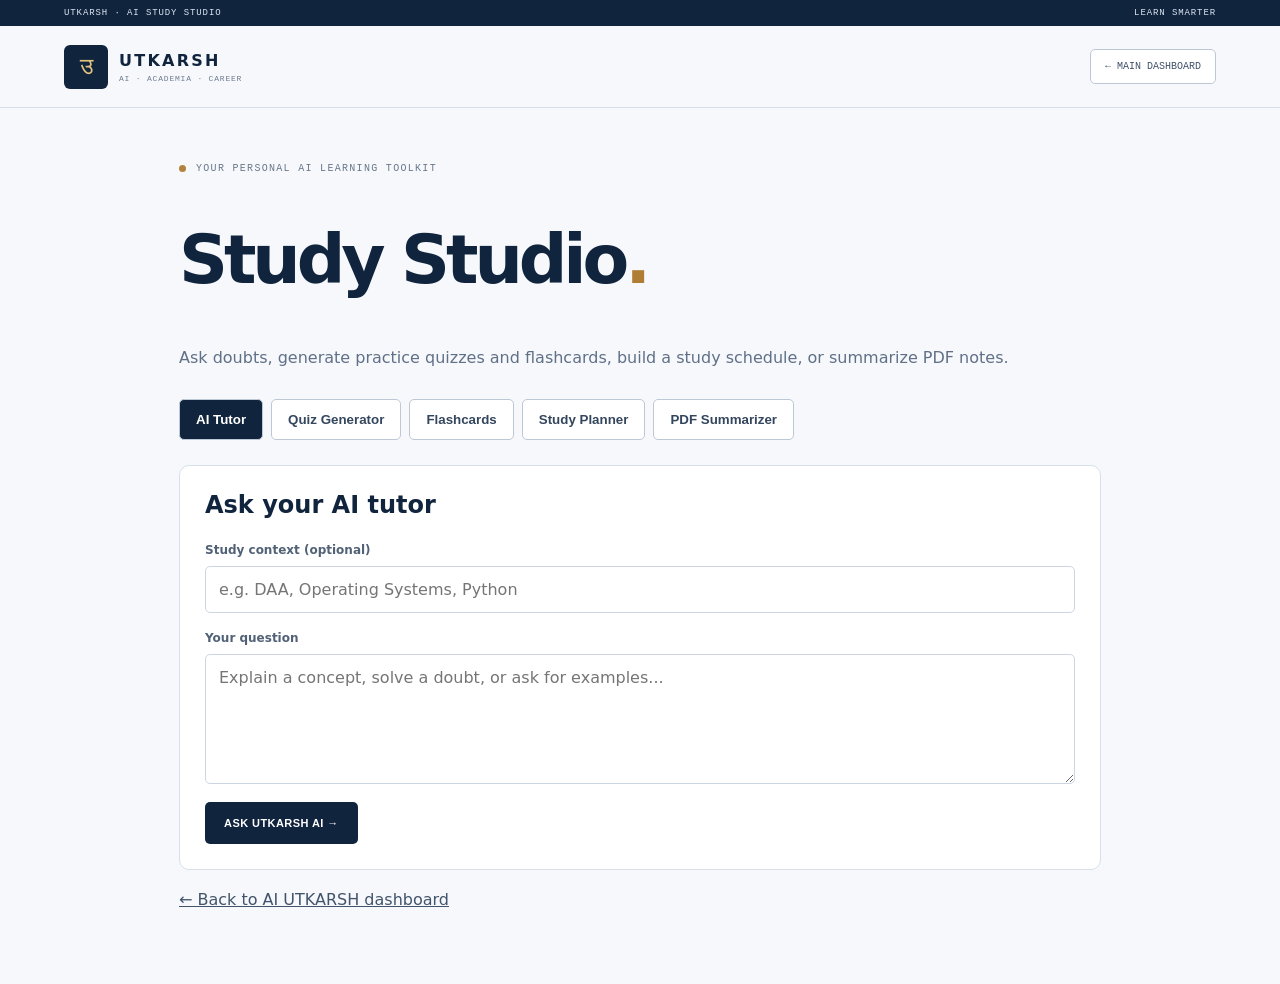
<file: frontend/ai.html>
<!doctype html>
<html lang="en"><head><meta charset="utf-8"><meta name="viewport" content="width=device-width,initial-scale=1"><title>UTKARSH AI Study Studio</title><link rel="stylesheet" href="style.css"><style>
.ai-wrap{max-width:1050px;margin:auto;padding:55px 5vw}.ai-head{margin-bottom:28px}.ai-head h1{font-size:clamp(35px,6vw,68px);letter-spacing:-.06em;color:#10243e}.ai-head p{color:#607087;line-height:1.7}.ai-tabs{display:flex;gap:8px;flex-wrap:wrap;margin:25px 0}.ai-tabs button{border:1px solid #bdc8d6;background:white;padding:12px 16px;border-radius:5px;cursor:pointer;font-weight:700;color:#34465d}.ai-tabs button.active{background:#10243e;color:#fff}.tool{display:none;background:white;border:1px solid #d8e0e9;border-radius:10px;padding:25px}.tool.active{display:block}.tool h2{color:#10243e;margin-top:0}.tool input,.tool textarea,.tool select{width:100%;padding:13px;border:1px solid #ccd6e2;border-radius:5px;margin:8px 0 14px;font:inherit}.tool textarea{min-height:130px;resize:vertical}.tool label{font-size:12px;font-weight:800;color:#516176}.tool .btn{border:0;cursor:pointer}.out{margin-top:18px;padding:16px;background:#f2f6fa;border-radius:6px;white-space:pre-wrap;line-height:1.7;overflow-wrap:anywhere}.out:empty{display:none}.loading{opacity:.6}.ai-back{display:inline-block;margin:20px 0;color:#42546b}
</style></head><body><div class="top-strip"><span>UTKARSH · AI STUDY STUDIO</span><span>LEARN SMARTER</span></div><header class="nav"><a class="brand" href="index.html"><span class="crest">उ</span><span><b>UTKARSH</b><small>AI · ACADEMIA · CAREER</small></span></a><a class="nav-action" href="index.html">← Main dashboard</a></header>
<main class="ai-wrap"><div class="ai-head"><div class="eyebrow"><i></i> YOUR PERSONAL AI LEARNING TOOLKIT</div><h1>Study Studio<span style="color:#b07d34">.</span></h1><p>Ask doubts, generate practice quizzes and flashcards, build a study schedule, or summarize PDF notes.</p></div>
<div class="ai-tabs"><button class="active" data-tab="chat">AI Tutor</button><button data-tab="quiz">Quiz Generator</button><button data-tab="cards">Flashcards</button><button data-tab="plan">Study Planner</button><button data-tab="pdf">PDF Summarizer</button></div>
<section class="tool active" id="chat"><h2>Ask your AI tutor</h2><label>Study context (optional)</label><input id="context" placeholder="e.g. DAA, Operating Systems, Python"><label>Your question</label><textarea id="question" placeholder="Explain a concept, solve a doubt, or ask for examples..."></textarea><button class="btn primary" onclick="runChat()">Ask UTKARSH AI →</button><div class="out" id="chatOut"></div></section>
<section class="tool" id="quiz"><h2>Practice quiz</h2><label>Topic</label><input id="quizTopic" placeholder="e.g. Python lists, DBMS normalization"><label>Difficulty</label><select id="difficulty"><option>easy</option><option selected>medium</option><option>hard</option></select><label>Number of questions (1–15)</label><input id="quizCount" type="number" min="1" max="15" value="5"><button class="btn primary" onclick="runQuiz()">Generate quiz →</button><div class="out" id="quizOut"></div></section>
<section class="tool" id="cards"><h2>Revision flashcards</h2><label>Topic</label><input id="cardTopic" placeholder="e.g. Machine learning algorithms"><label>Number of cards</label><input id="cardCount" type="number" min="2" max="20" value="8"><button class="btn primary" onclick="runCards()">Create flashcards →</button><div class="out" id="cardsOut"></div></section>
<section class="tool" id="plan"><h2>Personal study plan</h2><label>Subjects (comma separated)</label><input id="subjects" placeholder="DAA, OS, AI, DM"><label>Hours per day</label><input id="hours" type="number" min=".5" max="12" value="2" step=".5"><label>Number of days</label><input id="days" type="number" min="1" max="30" value="7"><label>Goal</label><input id="goal" value="Revise concepts and practice questions"><button class="btn primary" onclick="runPlan()">Build my plan →</button><div class="out" id="planOut"></div></section>
<section class="tool" id="pdf"><h2>Summarize PDF notes</h2><p>Upload a text-based PDF (up to 12 MB). Scanned PDFs need OCR first.</p><input id="pdfFile" type="file" accept=".pdf,application/pdf"><button class="btn primary" onclick="runPdf()">Summarize notes →</button><div class="out" id="pdfOut"></div></section>
<a class="ai-back" href="index.html">← Back to AI UTKARSH dashboard</a></main><script src="ai.js"></script></body></html>
</file>
<file: style.css>
*{box-sizing:border-box}html{scroll-behavior:smooth}body{margin:0;background:#f3efe6;color:#171714;font-family:Manrope,system-ui,sans-serif}.noise{position:fixed;inset:0;pointer-events:none;opacity:.035;z-index:10;background-image:url("data:image/svg+xml,%3Csvg xmlns='http://www.w3.org/2000/svg' width='180' height='180'%3E%3Cfilter id='n'%3E%3CfeTurbulence type='fractalNoise' baseFrequency='.9' numOctaves='4'/%3E%3C/filter%3E%3Crect width='100%25' height='100%25' filter='url(%23n)'/%3E%3C/svg%3E")}.nav{height:78px;border-bottom:1px solid #17171420;display:flex;align-items:center;justify-content:space-between;padding:0 5vw;position:sticky;top:0;background:#f3efe6eF;backdrop-filter:blur(14px);z-index:9}.brand{font-size:25px;font-weight:800;color:#171714;text-decoration:none;letter-spacing:-2px}.brand span{color:#d45b35}.nav nav{display:flex;gap:28px}.nav nav a,.nav-cta,footer a{font:500 12px "DM Mono",monospace;text-transform:uppercase;color:#171714;text-decoration:none}.nav nav a:hover,footer a:hover{opacity:.55}.nav-cta{border:1px solid #17171440;padding:11px 15px}.hero{min-height:calc(100vh - 78px);padding:8vw 7vw;display:grid;grid-template-columns:1.2fr .8fr;gap:6vw;align-items:center}.eyebrow,.section-label,.tags,small{font:500 10px "DM Mono",monospace;letter-spacing:.13em}.eyebrow{display:flex;align-items:center;gap:10px}.dot{width:7px;height:7px;border-radius:50%;background:#d45b35;display:inline-block}.hero h1{font-size:clamp(58px,9vw,132px);line-height:.83;letter-spacing:-.075em;margin:30px 0}.hero h1 em,h2 span{font-family:Georgia,serif;font-weight:400;color:#d45b35}.lead{max-width:580px;font-size:18px;line-height:1.7;color:#5b5952}.actions{display:flex;gap:12px;margin-top:32px}.button{display:inline-flex;align-items:center;gap:20px;padding:15px 19px;text-decoration:none;font-size:12px;font-weight:700;text-transform:uppercase;letter-spacing:.04em;transition:.2s}.primary{background:#171714;color:#f3efe6}.ghost{border:1px solid #17171435;color:#171714}.button:hover{transform:translateY(-2px)}.hero-card{aspect-ratio:1/1.12;background:#171714;color:#f3efe6;padding:25px;display:flex;flex-direction:column;justify-content:space-between;box-shadow:18px 18px 0 #d45b35}.card-top,.card-bottom{display:flex;justify-content:space-between;font:500 10px "DM Mono",monospace;letter-spacing:.08em}.monogram{font-size:clamp(100px,17vw,220px);font-weight:800;letter-spacing:-.12em;line-height:1}.card-bottom{gap:20px}.card-bottom div{display:flex;flex-direction:column;gap:7px}.ticker{border-block:1px solid #17171420;display:flex;justify-content:space-around;align-items:center;padding:18px 4vw;overflow:hidden;font:500 10px "DM Mono",monospace;letter-spacing:.14em}.ticker b{color:#d45b35}.section{padding:130px 7vw}.alt{background:#e9e3d7}.section-label{color:#6b685f;margin-bottom:60px}.two-col{display:grid;grid-template-columns:1fr 1fr;gap:9vw}.section h2,.contact h2{font-size:clamp(42px,6vw,82px);line-height:.95;letter-spacing:-.065em;margin:0}.copy{max-width:570px;font-size:17px;line-height:1.85;color:#5b5952}.copy p+p{margin-top:22px}.principles{display:grid;grid-template-columns:repeat(3,1fr);gap:2px;margin-top:100px}.principles article{border-top:1px solid #17171440;padding:25px 15px 0}.principles span,.project-no{font:500 11px "DM Mono",monospace;color:#d45b35}.principles h3{font-size:20px}.principles p{color:#69665e;line-height:1.6;font-size:14px}.stack-grid{display:grid;grid-template-columns:repeat(3,1fr);gap:2px;margin-top:70px}.stack-grid div{background:#f3efe6;padding:28px;min-height:140px}.stack-grid p{font-size:17px;line-height:1.55}.section-heading{display:flex;justify-content:space-between;align-items:end}.section-heading a{font:500 10px "DM Mono",monospace;color:#171714;text-transform:uppercase}.projects{margin-top:65px}.project{display:grid;grid-template-columns:100px 1fr;border-top:1px solid #17171430;padding:35px 0;transition:.25s}.project:last-child{border-bottom:1px solid #17171430}.project:hover{padding-left:12px}.project h3{font-size:34px;letter-spacing:-.04em;margin:10px 0}.project p{max-width:680px;color:#69665e;line-height:1.7;margin:0 0 16px}.project a{color:#171714;font:500 10px "DM Mono",monospace;text-transform:uppercase}.timeline{border-left:1px solid #17171430}.timeline>div{display:grid;grid-template-columns:100px 1fr;padding:0 0 40px 25px;position:relative}.timeline>div:before{content:"";position:absolute;left:-4px;top:5px;width:7px;height:7px;border-radius:50%;background:#d45b35}.timeline b{font:500 11px "DM Mono",monospace}.timeline p{margin:0;line-height:1.6;color:#5f5c54}.stats{display:grid;grid-template-columns:repeat(4,1fr);border-block:1px solid #17171425}.stats div{padding:45px 5vw;border-right:1px solid #17171425}.stats div:last-child{border:0}.stats strong{display:block;font-size:38px;letter-spacing:-.06em}.stats span{font:500 9px "DM Mono",monospace;color:#77736a;letter-spacing:.1em}.contact{text-align:center;padding:150px 7vw;background:#171714;color:#f3efe6}.contact .eyebrow{justify-content:center;color:#aaa69c}.contact h2{margin:35px 0 20px}.contact p{max-width:530px;margin:auto;color:#aaa69c;line-height:1.7}.contact .actions{justify-content:center}.contact .ghost{border-color:#f3efe655;color:#f3efe6}footer{padding:25px 5vw;display:flex;justify-content:space-between;font:500 9px "DM Mono",monospace;color:#77736a;text-transform:uppercase}@media(max-width:800px){.nav nav{display:none}.hero{grid-template-columns:1fr;padding-top:80px}.hero-card{max-width:500px}.two-col,.principles,.stack-grid{grid-template-columns:1fr}.principles{gap:35px}.stats{grid-template-columns:1fr 1fr}.stats div{border-bottom:1px solid #17171425}.ticker span:nth-of-type(n+3){display:none}.section{padding:90px 7vw}.project{grid-template-columns:55px 1fr}.project h3{font-size:27px}footer{gap:20px;flex-wrap:wrap}}

.contact-form{max-width:720px;margin-top:32px;display:grid;gap:12px}.contact-form input,.contact-form textarea{width:100%;border:1px solid rgba(255,255,255,.25);background:rgba(255,255,255,.06);color:inherit;padding:14px 16px;font:inherit;border-radius:8px;outline:none}.contact-form textarea{min-height:140px;resize:vertical}.contact-form input::placeholder,.contact-form textarea::placeholder{color:rgba(255,255,255,.62)}.contact-form input:focus,.contact-form textarea:focus{border-color:currentColor}.contact-form button{border:0;cursor:pointer}.form-status{min-height:24px;font-family:"DM Mono",monospace;font-size:.78rem;opacity:.8}
/* Institutional visual system */
body.institutional{background:#f7f8fa;color:#182235}
.topbar{background:#10243e;color:#dce6f2;padding:8px 5vw;display:flex;justify-content:space-between;font:500 9px "DM Mono",monospace;letter-spacing:.1em}
.institutional .nav{height:86px;background:rgba(247,248,250,.96);border-bottom:1px solid #d7dde6}
.institutional .brand{display:flex;align-items:center;gap:12px;letter-spacing:0}
.crest{width:43px;height:43px;border:1px solid #b7c2d0;border-radius:6px;display:grid;place-items:center;background:#10243e;color:white;font-size:15px;letter-spacing:-1px}
.brand-text{font-size:14px;line-height:1.05;letter-spacing:.08em}
.brand-text small{display:block;color:#687589;margin-top:4px;letter-spacing:.08em}
.institutional .nav nav a,.institutional .nav-cta{color:#334257}
.institutional .nav-cta{border-color:#b7c2d0;border-radius:5px}
.institutional .hero{position:relative;min-height:calc(100vh - 112px);background:linear-gradient(135deg,#f7f8fa 0%,#edf3fa 100%);padding-top:7vw}
.hero-badge{position:absolute;top:42px;left:7vw;padding:8px 12px;border-left:3px solid #b28a4a;background:#fff;font:500 9px "DM Mono",monospace;letter-spacing:.1em;color:#566579}
.institutional .hero h1{color:#10243e;font-size:clamp(52px,8vw,116px);letter-spacing:-.065em}
.institutional .hero h1 em,.institutional h2 span{color:#b07f34}
.institutional .lead{color:#59687b}
.institutional .primary{background:#10243e;color:white;border-radius:5px}
.institutional .ghost{border-color:#b7c2d0;border-radius:5px}
.institutional .hero-card{background:#10243e;box-shadow:14px 14px 0 #b28a4a;border-radius:8px;position:relative;overflow:hidden}
.institutional .hero-card:after{content:"";position:absolute;inset:12px;border:1px solid rgba(255,255,255,.13);border-radius:5px;pointer-events:none}
.seal{position:absolute;right:28px;top:28px;border:1px solid rgba(255,255,255,.25);width:78px;height:78px;border-radius:50%;display:grid;place-items:center;text-align:center;font:500 7px "DM Mono",monospace;letter-spacing:.1em;color:#d7e0ec;z-index:1}
.seal span{font-size:20px;color:#d6ad65}
.institutional .monogram{color:#eef3f8}
.institutional .ticker{background:#fff;color:#43536a;border-color:#d7dde6}
.institutional .section{background:#f7f8fa}
.institutional .alt{background:#eaf0f6}
.institutional .section-label{color:#738197}
.institutional .section h2,.institutional .contact h2{color:#10243e}
.institutional .copy{color:#59687b}
.institutional .principles article{border-color:#cbd4df;background:transparent}
.institutional .principles span,.institutional .project-no,.institutional .tags{color:#a77732}
.institutional .stack-grid{gap:14px}
.institutional .stack-grid div{background:#fff;border:1px solid #d9e0e8;border-radius:7px;box-shadow:0 4px 14px rgba(16,36,62,.04)}
.institutional .stack-grid p{color:#405168}
.institutional .projects{margin-top:55px}
.institutional .project{border-color:#d1d9e3;background:rgba(255,255,255,.45);padding:30px 18px;margin-bottom:10px;border-radius:6px}
.institutional .project:last-child{border-bottom:1px solid #d1d9e3}
.institutional .project:hover{padding-left:25px;background:#fff;box-shadow:0 7px 20px rgba(16,36,62,.06)}
.institutional .project h3{color:#10243e}
.institutional .project p{color:#617086}
.institutional .stats{background:#10243e;color:white;border-color:#30435c}
.institutional .stats div{border-color:#30435c}
.institutional .stats strong{color:#f1d19a}
.institutional .stats span{color:#aebacc}
.institutional .contact{background:#10243e}
.institutional .contact h2{color:white}
.institutional .contact .primary{background:#f1d19a;color:#10243e}
.institutional footer{background:#f7f8fa;color:#718096}
.institutional footer a{color:#34465d}
@media(max-width:800px){.topbar span:last-child{display:none}.hero-badge{position:static;margin-bottom:25px}.institutional .hero{min-height:auto}.brand-text{font-size:12px}.seal{width:60px;height:60px}.hero-card{margin-top:20px}}
</file>
<file: frontend/style.css>
*{box-sizing:border-box}html{scroll-behavior:smooth}body{margin:0;background:#f6f8fb;color:#16263d;font-family:Manrope,system-ui,sans-serif}.top-strip{background:#10243e;color:#dce6f2;padding:8px 5vw;display:flex;justify-content:space-between;font:500 9px "DM Mono",monospace;letter-spacing:.1em}.nav{height:82px;display:flex;align-items:center;justify-content:space-between;padding:0 5vw;background:#f6f8fbf5;backdrop-filter:blur(14px);border-bottom:1px solid #d6dee8;position:sticky;top:0;z-index:20}.brand{display:flex;align-items:center;gap:11px;color:#10243e;text-decoration:none}.crest{width:44px;height:44px;border-radius:6px;display:grid;place-items:center;background:#10243e;color:#e6c47d;font-family:"Noto Serif",serif;font-size:23px}.brand b{display:block;font-size:16px;letter-spacing:.14em}.brand small{display:block;margin-top:4px;color:#6d7b8f;font:500 8px "DM Mono",monospace;letter-spacing:.1em}.nav nav{display:flex;gap:25px}.nav nav a,.nav-action,footer a{color:#405169;text-decoration:none;font:500 10px "DM Mono",monospace;text-transform:uppercase}.nav nav a:hover{color:#a8752e}.nav-action{border:1px solid #bdc8d6;background:white;padding:11px 14px;border-radius:5px;cursor:pointer}.hero{min-height:calc(100vh - 110px);padding:8vw 7vw;display:grid;grid-template-columns:1.15fr .85fr;gap:7vw;align-items:center;background:linear-gradient(135deg,#f7f9fc,#eaf1f8)}.eyebrow{font:500 10px "DM Mono",monospace;letter-spacing:.13em;color:#68778b;display:flex;gap:10px;align-items:center}.eyebrow i{width:7px;height:7px;border-radius:50%;background:#b3833e;display:inline-block}.hero h1{font-size:clamp(58px,8vw,116px);line-height:.84;letter-spacing:-.075em;margin:28px 0;color:#10243e}.hero h1 em,h2 span{font-family:"Noto Serif",Georgia,serif;color:#b07d34;font-weight:600}.hero-copy>p{max-width:600px;color:#5b6b80;line-height:1.8;font-size:17px}.actions{display:flex;gap:11px;margin-top:30px}.btn{display:inline-flex;align-items:center;text-decoration:none;padding:15px 19px;border-radius:5px;font-size:11px;font-weight:800;text-transform:uppercase;letter-spacing:.04em;transition:.2s}.btn:hover{transform:translateY(-2px)}.primary{background:#10243e;color:#fff}.light{border:1px solid #bac6d5;color:#233650;background:#fff}.gold{background:#e6c47d;color:#10243e}.hero-meta{display:flex;gap:25px;margin-top:42px;color:#8390a1;font:500 9px "DM Mono",monospace}.hero-card{min-height:520px;background:#10243e;border-radius:8px;padding:27px;display:flex;flex-direction:column;justify-content:space-between;color:#f3f6fa;box-shadow:15px 15px 0 #b38745;position:relative;overflow:hidden}.hero-card:after{content:"";position:absolute;inset:13px;border:1px solid #ffffff18;border-radius:5px;pointer-events:none}.card-line,.card-bottom{display:flex;justify-content:space-between;font:500 9px "DM Mono",monospace;letter-spacing:.08em;position:relative;z-index:1}.card-line #apiStatus{color:#a9c39e}.sanskrit{font-family:"Noto Serif",serif;font-size:clamp(65px,10vw,125px);color:#e6c47d;line-height:1;position:relative;z-index:1}.card-title{font-size:clamp(34px,5vw,63px);font-weight:800;letter-spacing:-.07em;line-height:.88;position:relative;z-index:1}.card-bottom strong{font-size:42px;color:#e6c47d}.marquee{display:flex;justify-content:space-around;align-items:center;padding:18px 4vw;background:#fff;border-block:1px solid #d7dfe8;color:#516176;font:500 9px "DM Mono",monospace;letter-spacing:.13em}.marquee b{color:#b3833e}.section{padding:120px 7vw}.alt{background:#eaf0f6}.section-label{font:500 10px "DM Mono",monospace;color:#7a8798;letter-spacing:.12em;margin-bottom:55px}.section-head{display:grid;grid-template-columns:1fr 1fr;gap:8vw;align-items:end}.section h2{font-size:clamp(43px,6vw,78px);line-height:.94;letter-spacing:-.065em;margin:0;color:#10243e}.section-head>p,.muted{color:#607087;line-height:1.8;max-width:560px}.metric-grid{display:grid;grid-template-columns:1.4fr 1fr 1fr 1.2fr;gap:13px;margin-top:65px}.metric{background:#fff;border:1px solid #d8e0e9;border-radius:7px;padding:27px;min-height:220px;box-shadow:0 5px 18px #10243e08}.metric.featured{background:#10243e;color:#fff}.metric small,.gap-grid small,.subject-grid b,.projects small{font:500 9px "DM Mono",monospace;letter-spacing:.1em;color:#7b8797}.metric.featured small{color:#aebdce}.metric strong{display:block;font-size:55px;letter-spacing:-.07em;margin:25px 0 10px}.metric strong span{font-size:.5em}.metric p{font-size:13px;line-height:1.6;color:#69788c}.featured p{color:#b7c2d0}.progress{height:5px;background:#dce3eb;border-radius:99px;overflow:hidden}.featured .progress{background:#334a66}.progress i{display:block;height:100%;background:#b38745;border-radius:99px}.status{font:500 8px "DM Mono",monospace;color:#a77937;letter-spacing:.1em}.subject-grid{display:grid;grid-template-columns:repeat(3,1fr);gap:12px;margin-top:60px}.subject-grid article{background:#fff;border:1px solid #d6dee8;border-radius:7px;padding:26px;min-height:190px;transition:.2s}.subject-grid article:hover{transform:translateY(-4px);box-shadow:0 10px 25px #10243e0c}.subject-grid span{font:500 10px "DM Mono",monospace;color:#b17e36}.subject-grid h3{font-size:19px;letter-spacing:-.03em;color:#17304e;margin:24px 0 9px}.subject-grid p{color:#718095;font-size:13px;line-height:1.5;margin-bottom:22px}.subject-grid b{color:#a67636}.two-col{display:grid;grid-template-columns:1fr 1fr;gap:9vw}.skill-panel{background:#fff;border:1px solid #d5dee8;border-radius:7px;padding:32px}.skill-row{display:grid;grid-template-columns:1fr 45px;gap:12px;margin-bottom:23px;font-size:13px;color:#41536a}.skill-row b{text-align:right;font:500 10px "DM Mono",monospace;color:#a67738}.skill-row>i{grid-column:1/-1;height:5px;background:#e1e7ee;border-radius:99px;overflow:hidden}.skill-row em{display:block;height:100%;background:#10243e;border-radius:99px}.gap-grid{display:grid;grid-template-columns:repeat(3,1fr);gap:13px;margin-top:45px}.gap-grid>div{padding:25px;background:#f7f9fb;border:1px solid #d7e0e9;border-radius:6px}.gap-grid strong{display:block;margin:17px 0 9px;font-size:20px;letter-spacing:-.04em}.gap-grid p{font-size:13px;line-height:1.6;color:#68788d}.section-head .text-link,.projects a{font:500 9px "DM Mono",monospace;color:#334862;text-transform:uppercase;text-decoration:none}.projects{margin-top:55px}.projects article{display:grid;grid-template-columns:70px 1fr auto;gap:25px;align-items:start;padding:30px 12px;border-top:1px solid #cbd5e1;transition:.2s}.projects article:last-child{border-bottom:1px solid #cbd5e1}.projects article:hover{background:#fff;padding-left:22px}.number{font:500 11px "DM Mono",monospace;color:#b17d35}.projects h3{margin:8px 0;font-size:29px;letter-spacing:-.04em;color:#132b48}.projects p{margin:0 0 14px;color:#68788d;line-height:1.6;font-size:14px}.pill{border:1px solid #d1dbe6;border-radius:99px;padding:7px 10px;font:500 8px "DM Mono",monospace;color:#6e7d91}.roadmap{display:grid;grid-template-columns:repeat(4,1fr);margin-top:70px;border-top:1px solid #c8d2de}.road{padding:27px 20px 10px 0;border-right:1px solid #d5dde6;min-height:190px;position:relative}.road:not(:first-child){padding-left:22px}.road:last-child{border-right:0}.road:before{content:"";position:absolute;top:-4px;left:0;width:8px;height:8px;background:#d2dbe5;border-radius:50%}.road.active:before{background:#b3833e}.road b{font:500 10px "DM Mono",monospace;color:#a47738}.road h3{font-size:17px;letter-spacing:.03em;margin:23px 0 10px;color:#19324f}.road p{font-size:13px;color:#68788c;line-height:1.6}.cta{text-align:center;background:#10243e;color:white;padding:120px 7vw}.cta .eyebrow{justify-content:center;color:#aebdcd}.cta h2{font-family:"Noto Serif",serif;font-size:clamp(80px,13vw,160px);line-height:.8;margin:35px 0 20px;color:#e6c47d}.cta p{color:#b7c3d1;max-width:520px;margin:0 auto 28px;line-height:1.7}footer{padding:25px 5vw;background:#f6f8fb;color:#718096;display:flex;justify-content:space-between;gap:20px;font:500 9px "DM Mono",monospace;text-transform:uppercase}.toast{position:fixed;right:22px;bottom:22px;background:#10243e;color:white;padding:13px 17px;border-radius:5px;font:500 10px "DM Mono",monospace;opacity:0;transform:translateY(10px);transition:.25s;z-index:50}.toast.show{opacity:1;transform:translateY(0)}@media(max-width:900px){.nav nav{display:none}.hero{grid-template-columns:1fr;padding-top:70px}.hero-card{min-height:430px}.metric-grid{grid-template-columns:1fr 1fr}.subject-grid,.gap-grid{grid-template-columns:1fr 1fr}.section-head,.two-col{grid-template-columns:1fr;gap:30px}.roadmap{grid-template-columns:1fr 1fr}.road{border-bottom:1px solid #d5dde6}.projects article{grid-template-columns:45px 1fr}.pill{display:none}}@media(max-width:600px){.top-strip span:last-child{display:none}.nav{height:72px}.brand b{font-size:14px}.brand small{font-size:7px}.nav-action{font-size:8px}.hero{padding:55px 6vw}.hero h1{font-size:56px}.hero-card{min-height:370px;box-shadow:9px 9px 0 #b38745}.section{padding:80px 6vw}.metric-grid,.subject-grid,.gap-grid,.roadmap{grid-template-columns:1fr}.marquee span:nth-of-type(n+3),.marquee b:nth-of-type(n+3){display:none}.hero-meta{gap:12px;font-size:8px}.projects h3{font-size:24px}footer{flex-direction:column}.card-title{font-size:38px}}
/* Project showcase enhancements */
.projects article{position:relative;overflow:hidden}
.projects article:after{content:"";position:absolute;left:0;bottom:0;width:0;height:2px;background:#b38745;transition:width .3s}
.projects article:hover:after{width:100%}
.projects article>div:nth-child(2){min-width:0}
.project-tech{display:flex;flex-wrap:wrap;gap:7px;margin:10px 0 15px}
.project-tech span{font:500 8px "DM Mono",monospace;letter-spacing:.05em;color:#68788d;background:#f2f5f8;border:1px solid #d9e1e9;border-radius:99px;padding:5px 8px}
.project-links{display:flex;gap:14px;flex-wrap:wrap}
.project-links a{border-bottom:1px solid #b38745;padding-bottom:3px}

/* UTKARSH v2 — responsive navigation + daily focus experience */
.menu-toggle{display:none;border:1px solid #bdc8d6;background:#fff;color:#10243e;border-radius:5px;padding:10px 12px;font-size:18px;cursor:pointer}
.focus-section{background:#f6f8fb}
.focus-layout{display:grid;grid-template-columns:1.4fr .8fr;gap:16px;margin-top:55px}
.focus-card,.focus-note{background:#fff;border:1px solid #d6dee8;border-radius:9px;padding:30px}
.focus-card-top{display:flex;justify-content:space-between;font:500 9px "DM Mono",monospace;letter-spacing:.12em;color:#8290a2}
.focus-card h3{font-size:clamp(24px,3vw,38px);letter-spacing:-.05em;color:#10243e;margin:30px 0 8px}
.focus-card>p,.focus-note p{font-size:13px;color:#6b7a8e;line-height:1.7}
.focus-list{display:grid;gap:12px;margin:28px 0}
.focus-list label{display:flex;align-items:center;gap:12px;padding:16px;background:#f5f7fa;border:1px solid #e0e6ed;border-radius:6px;cursor:pointer;color:#344a63;font-size:13px;transition:.2s}
.focus-list label:has(input:checked){background:#edf3ed;border-color:#c8d9c5;color:#486344}
.focus-list input{accent-color:#607c56;width:17px;height:17px}
.focus-progress>div{display:flex;justify-content:space-between;font:500 10px "DM Mono",monospace;color:#758398;margin-bottom:9px}
.focus-progress>i{display:block;height:7px;border-radius:99px;background:#e2e8ef;overflow:hidden}
.focus-progress em{display:block;width:0;height:100%;background:#718c65;border-radius:99px;transition:width .25s}
.focus-side{display:grid;gap:14px;align-content:start}
.focus-note{padding:25px}
.focus-note small{display:block;font:500 9px "DM Mono",monospace;letter-spacing:.12em;color:#8491a2;margin-bottom:18px}
.focus-note a{display:flex;justify-content:space-between;padding:13px 0;border-top:1px solid #e2e7ed;color:#314963;text-decoration:none;font-size:12px;font-weight:700}
.focus-note a span{color:#b3833e}
.gold-note{background:#10243e;color:white;border-color:#10243e}
.gold-note small{color:#c4cfdd}.gold-note strong{font-size:21px;letter-spacing:-.04em}.gold-note p{color:#bac7d5}
.nav nav a{position:relative}.nav nav a:after{content:"";position:absolute;left:0;bottom:-7px;width:0;height:2px;background:#b3833e;transition:width .2s}.nav nav a:hover:after{width:100%}
.btn:focus-visible,.nav-action:focus-visible,.menu-toggle:focus-visible,a:focus-visible{outline:3px solid #b3833e;outline-offset:3px}
@media(max-width:900px){.nav{gap:10px}.menu-toggle{display:inline-block}.nav nav{display:none;position:absolute;top:81px;left:0;right:0;background:#f6f8fb;border-bottom:1px solid #d6dee8;padding:20px 5vw;flex-direction:column;gap:18px}.nav nav.open{display:flex}.nav nav a{font-size:12px}.focus-layout{grid-template-columns:1fr}}
@media(max-width:600px){.nav{padding:0 4vw}.nav-action{padding:9px 10px}.focus-card,.focus-note{padding:22px}.focus-card h3{margin-top:23px}}
@media(prefers-reduced-motion:reduce){*,*:before,*:after{scroll-behavior:auto!important;animation-duration:.01ms!important;transition-duration:.01ms!important}}

/* Student profile and account modal */
.profile-section{background:#eaf0f6}.profile-shell{display:grid;grid-template-columns:.8fr 1.2fr;gap:15px;margin-top:50px}
.profile-card,.profile-form{background:white;border:1px solid #d6dee8;border-radius:9px;padding:28px}
.profile-card{display:flex;align-items:flex-start;gap:17px;flex-wrap:wrap;align-content:start}
.profile-avatar{width:54px;height:54px;display:grid;place-items:center;border-radius:9px;background:#10243e;color:#e6c47d;font:700 25px "Noto Serif",serif}
.profile-card small{font:500 9px "DM Mono",monospace;color:#8290a2;letter-spacing:.1em}
.profile-card h3{font-size:23px;color:#10243e;margin:9px 0}.profile-card p{font-size:12px;color:#718095;overflow-wrap:anywhere}
.profile-form{display:grid;grid-template-columns:1fr 1fr;gap:15px}
.profile-form label,.auth-box label{display:grid;gap:7px;font-size:11px;font-weight:800;color:#53647a}
.profile-form input,.profile-form select,.auth-box input{width:100%;padding:12px;border:1px solid #d0dae5;border-radius:5px;background:#fbfcfe;font:inherit;color:#203751}
.profile-form button,.profile-form #profileMessage{grid-column:1/-1}
#profileMessage{font-size:12px;color:#607b55;margin:0}
.auth-modal{position:fixed;inset:0;background:#0b1b2dcc;display:none;place-items:center;padding:20px;z-index:100}
.auth-modal.open{display:grid}.auth-box{position:relative;width:min(100%,460px);background:#f8fafc;border-radius:12px;padding:35px;box-shadow:0 25px 90px #0004}
.auth-close{position:absolute;right:17px;top:12px;border:0;background:none;font-size:28px;color:#607087;cursor:pointer}
.auth-box h2{font-size:38px;letter-spacing:-.06em;color:#10243e;margin:25px 0 7px}.auth-box>p{font-size:13px;color:#6b7a8e;line-height:1.6}
.auth-switch{display:flex;gap:8px;margin:22px 0}.auth-switch button{flex:1;padding:11px;border:1px solid #d0dae5;background:#fff;border-radius:5px;color:#52647a;cursor:pointer;font-weight:700}.auth-switch button.active{background:#10243e;color:#fff}
#authForm{display:grid;gap:13px}#authSubmit{width:100%;justify-content:center}#authMessage{font-size:12px;color:#a45d45;margin:0;line-height:1.5}
@media(max-width:800px){.profile-shell{grid-template-columns:1fr}.profile-form{grid-template-columns:1fr}}
</file>
